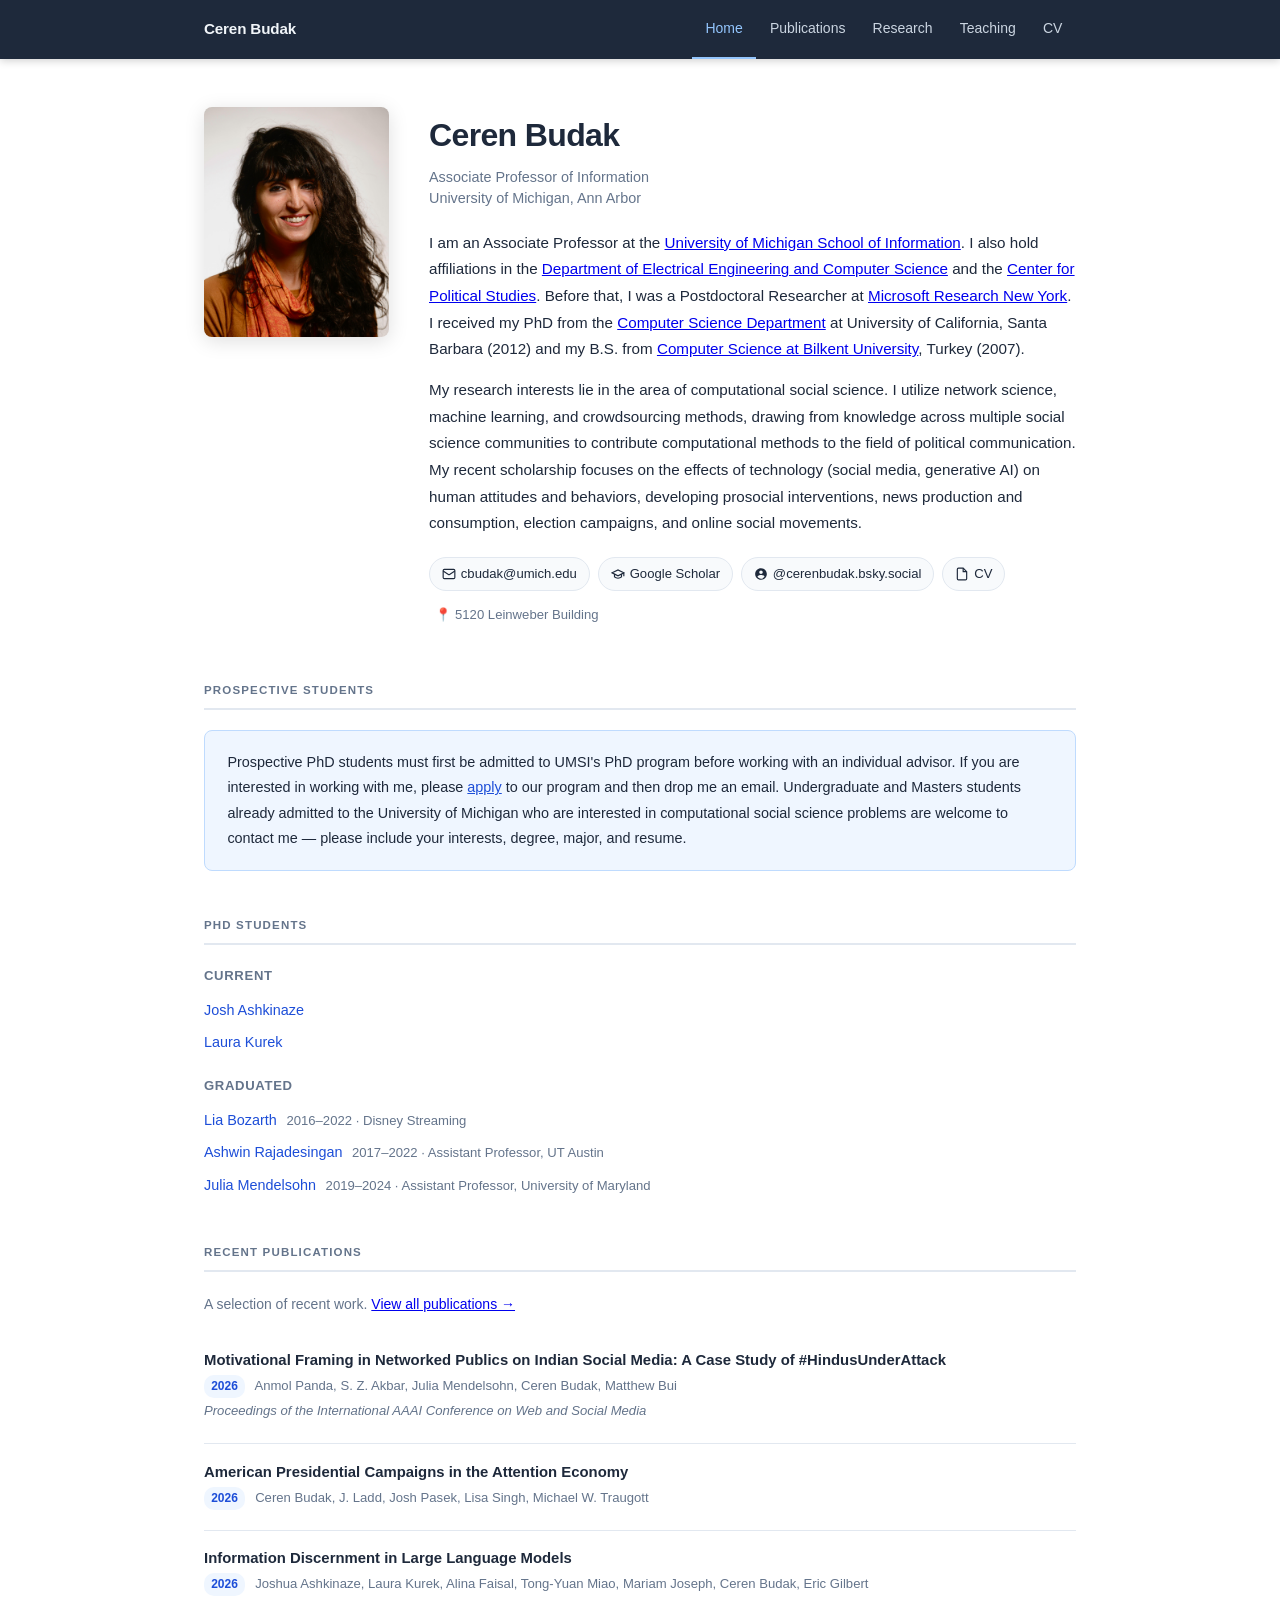
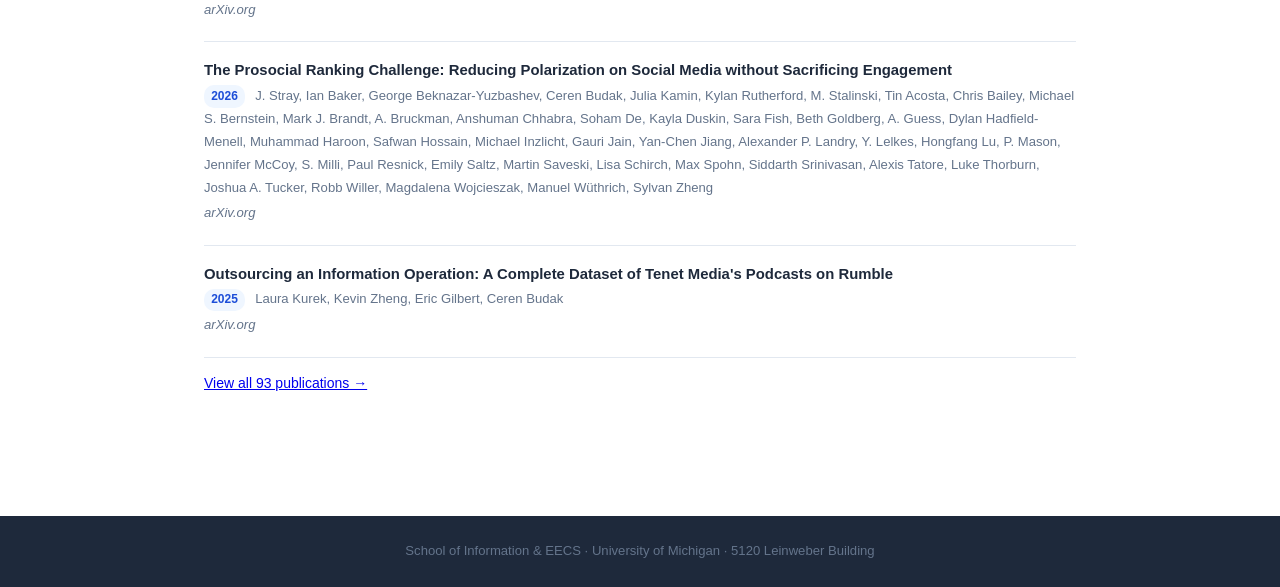
<file: index.html>
<!DOCTYPE html>
<html lang="en">
<head>
  <meta charset="UTF-8" />
  <meta name="viewport" content="width=device-width, initial-scale=1.0" />
  <title>Ceren Budak</title>
  <meta name="description" content="Ceren Budak — Associate Professor of Information and EECS at the University of Michigan. Computational social science, political communication, AI & society." />
  <link rel="stylesheet" href="style.css" />
</head>
<body>

<nav>
  <div class="nav-inner">
    <a class="nav-name" href="index.html">Ceren Budak</a>
    <ul>
      <li class="active"><a href="index.html">Home</a></li>
      <li><a href="publications.html">Publications</a></li>
      <li><a href="research.html">Research</a></li>
      <li><a href="teaching.html">Teaching</a></li>
      <li><a href="cv.pdf">CV</a></li>
    </ul>
  </div>
</nav>

<main>

  <!-- ── HERO ─────────────────────────────────────── -->
  <div class="hero">
    <div class="hero-photo">
      <img src="photo.jpg" alt="Ceren Budak" />
    </div>
    <div class="hero-text">
      <h1>Ceren Budak</h1>
      <p class="title">
        Associate Professor of Information<br>
        University of Michigan, Ann Arbor
      </p>

      <p>
        I am an Associate Professor at the
        <a href="https://www.si.umich.edu/">University of Michigan School of Information</a>.
        I also hold affiliations in the
        <a href="https://eecs.engin.umich.edu/">Department of Electrical Engineering and Computer Science</a>
        and the
        <a href="https://isr.umich.edu/cps/">Center for Political Studies</a>.
        Before that, I was a Postdoctoral Researcher at
        <a href="https://www.microsoft.com/en-us/research/lab/microsoft-research-new-york/">Microsoft Research New York</a>.
        I received my PhD from the
        <a href="http://www.cs.ucsb.edu">Computer Science Department</a>
        at University of California, Santa Barbara (2012) and my B.S. from
        <a href="http://cs.bilkent.edu.tr/">Computer Science at Bilkent University</a>, Turkey (2007).
      </p>

      <p>
        My research interests lie in the area of computational social science. I utilize network science,
        machine learning, and crowdsourcing methods, drawing from knowledge across multiple social science
        communities to contribute computational methods to the field of political communication. My recent
        scholarship focuses on the effects of technology (social media, generative AI) on human attitudes
        and behaviors, developing prosocial interventions, news production and consumption, election
        campaigns, and online social movements.
      </p>

      <div class="contact-links">
        <a href="mailto:cbudak@umich.edu">
          <svg width="14" height="14" viewBox="0 0 24 24" fill="none" stroke="currentColor" stroke-width="2"><rect x="2" y="4" width="20" height="16" rx="2"/><path d="m22 7-8.97 5.7a1.94 1.94 0 0 1-2.06 0L2 7"/></svg>
          cbudak@umich.edu
        </a>
        <a href="https://scholar.google.com/citations?user=wIhJS60AAAAJ" target="_blank" rel="noopener">
          <svg width="14" height="14" viewBox="0 0 24 24" fill="none" stroke="currentColor" stroke-width="2"><path d="M22 10v6M2 10l10-5 10 5-10 5z"/><path d="M6 12v5c3 3 9 3 12 0v-5"/></svg>
          Google Scholar
        </a>
        <a href="https://bsky.app/profile/cerenbudak.bsky.social" target="_blank" rel="noopener">
          <svg width="14" height="14" viewBox="0 0 24 24" fill="currentColor"><path d="M12 2C6.477 2 2 6.477 2 12s4.477 10 10 10 10-4.477 10-10S17.523 2 12 2zm0 4c1.5 0 3 1.5 3 3s-1.5 3-3 3-3-1.5-3-3 1.5-3 3-3zm0 14c-2.5 0-4.71-1.28-6-3.22.03-1.99 4-3.08 6-3.08 1.99 0 5.97 1.09 6 3.08-1.29 1.94-3.5 3.22-6 3.22z"/></svg>
          @cerenbudak.bsky.social
        </a>
        <a href="cv.pdf" target="_blank">
          <svg width="14" height="14" viewBox="0 0 24 24" fill="none" stroke="currentColor" stroke-width="2"><path d="M14 2H6a2 2 0 0 0-2 2v16a2 2 0 0 0 2 2h12a2 2 0 0 0 2-2V8z"/><polyline points="14 2 14 8 20 8"/></svg>
          CV
        </a>
        <span style="font-size:0.82rem;color:var(--text-muted);padding:0.3rem 0.4rem;">
          📍 5120 Leinweber Building
        </span>
      </div>
    </div>
  </div>

  <!-- ── PROSPECTIVE STUDENTS ──────────────────────── -->
  <section>
    <h2 class="section-heading">Prospective Students</h2>
    <div class="info-box">
      <p>
        Prospective PhD students must first be admitted to UMSI's PhD program before working with an
        individual advisor. If you are interested in working with me, please
        <a href="https://www.si.umich.edu/academics/admissions/phd-application-requirements">apply</a>
        to our program and then drop me an email.
        Undergraduate and Masters students already admitted to the University of Michigan who are
        interested in computational social science problems are welcome to contact me — please include
        your interests, degree, major, and resume.
      </p>
    </div>
  </section>

  <!-- ── PHD STUDENTS ─────────────────────────────── -->
  <section>
    <h2 class="section-heading">PhD Students</h2>

    <p style="font-size:0.82rem;font-weight:600;color:var(--text-muted);text-transform:uppercase;letter-spacing:0.05em;margin-bottom:0.6rem;">Current</p>
    <ul class="student-list">
      <li><a href="https://www.joshash.space/" target="_blank" rel="noopener">Josh Ashkinaze</a></li>
      <li><a href="https://laurakurek.github.io/" target="_blank" rel="noopener">Laura Kurek</a></li>
    </ul>

    <p style="font-size:0.82rem;font-weight:600;color:var(--text-muted);text-transform:uppercase;letter-spacing:0.05em;margin-top:1.25rem;margin-bottom:0.6rem;">Graduated</p>
    <ul class="student-list">
      <li>
        <a href="https://www.linkedin.com/in/lia-bozarth-697266140" target="_blank" rel="noopener">Lia Bozarth</a>
        <span class="student-meta">2016–2022 · Disney Streaming</span>
      </li>
      <li>
        <a href="https://ashwinrajadesingan.com/" target="_blank" rel="noopener">Ashwin Rajadesingan</a>
        <span class="student-meta">2017–2022 · Assistant Professor, UT Austin</span>
      </li>
      <li>
        <a href="https://juliamendelsohn.github.io/" target="_blank" rel="noopener">Julia Mendelsohn</a>
        <span class="student-meta">2019–2024 · Assistant Professor, University of Maryland</span>
      </li>
    </ul>
  </section>

  <!-- ── RECENT PUBLICATIONS ───────────────────────── -->
  <section>
    <h2 class="section-heading">Recent Publications</h2>
    <p style="font-size:0.875rem;color:var(--text-muted);margin-bottom:1rem;">
      A selection of recent work. <a href="publications.html">View all publications →</a>
    </p>
    <ul class="pub-list" id="recent-pubs">
      <li class="pub-item">
        <div class="pub-empty">
          <p>Publications loading… or <a href="publications.html">browse the full list</a>.</p>
        </div>
      </li>
    </ul>
  </section>

</main>

<footer>
  <p>School of Information &amp; EECS · University of Michigan · 5120 Leinweber Building</p>
</footer>

<script>
  // Show up to 5 most recent publications on home page
  fetch('publications.json')
    .then(r => r.json())
    .then(pubs => {
      if (!pubs || pubs.length === 0) return;
      // Sort newest first before slicing
      pubs.sort((a, b) => (parseInt(b.year) || 0) - (parseInt(a.year) || 0));
      const list = document.getElementById('recent-pubs');
      list.innerHTML = '';
      pubs.slice(0, 5).forEach(pub => {
        const li = document.createElement('li');
        li.className = 'pub-item';
        const link = pub.url
          ? `<a href="${pub.url}" target="_blank" rel="noopener">${pub.title}</a>`
          : pub.title;
        li.innerHTML = `
          <div class="pub-title">${link}</div>
          <div class="pub-meta">
            <span class="pub-year">${pub.year || ''}</span>
            <span>${pub.authors || ''}</span>
          </div>
          <div class="pub-meta pub-venue">${pub.venue || ''}</div>
        `;
        list.appendChild(li);
      });
      const more = document.createElement('li');
      more.style.cssText = 'padding:0.8rem 0;font-size:0.875rem;';
      more.innerHTML = `<a href="publications.html">View all ${pubs.length} publications →</a>`;
      list.appendChild(more);
    })
    .catch(() => {}); // silently fail if JSON not yet generated
</script>

</body>
</html>
</file>
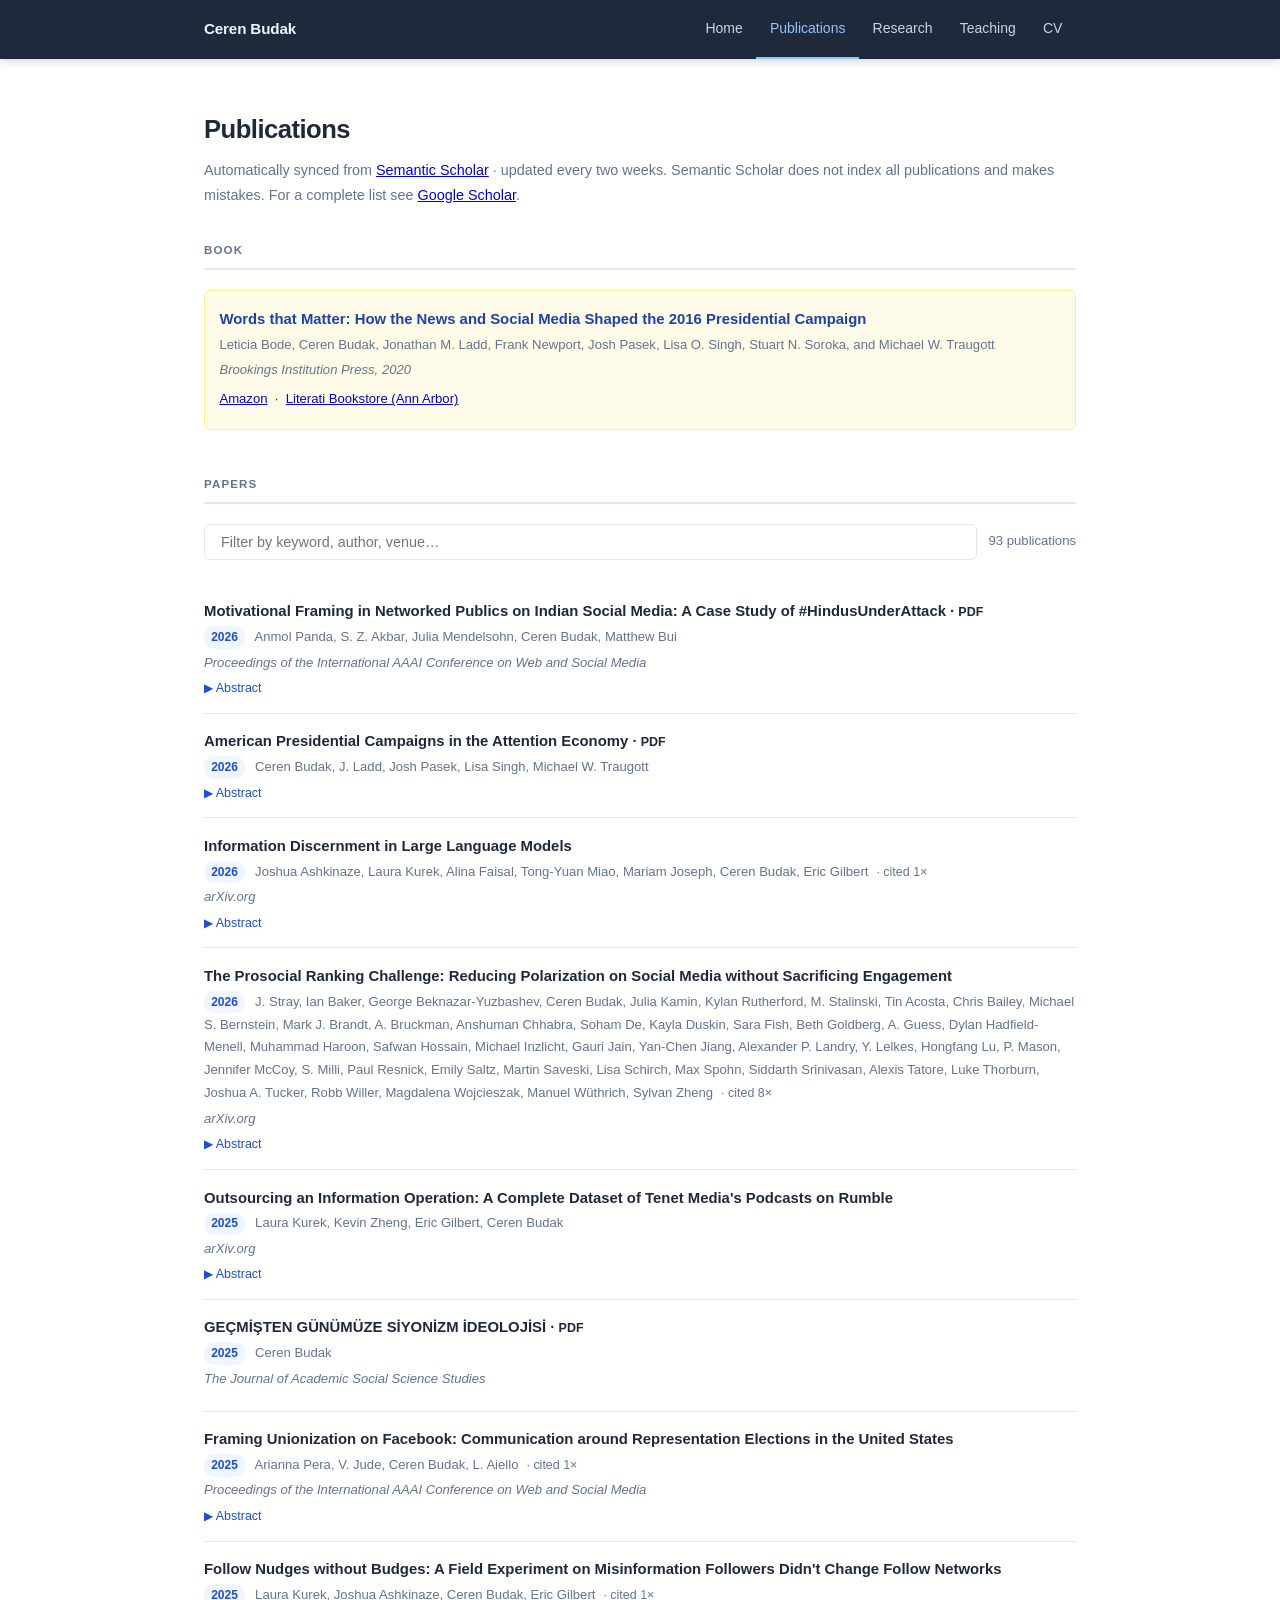
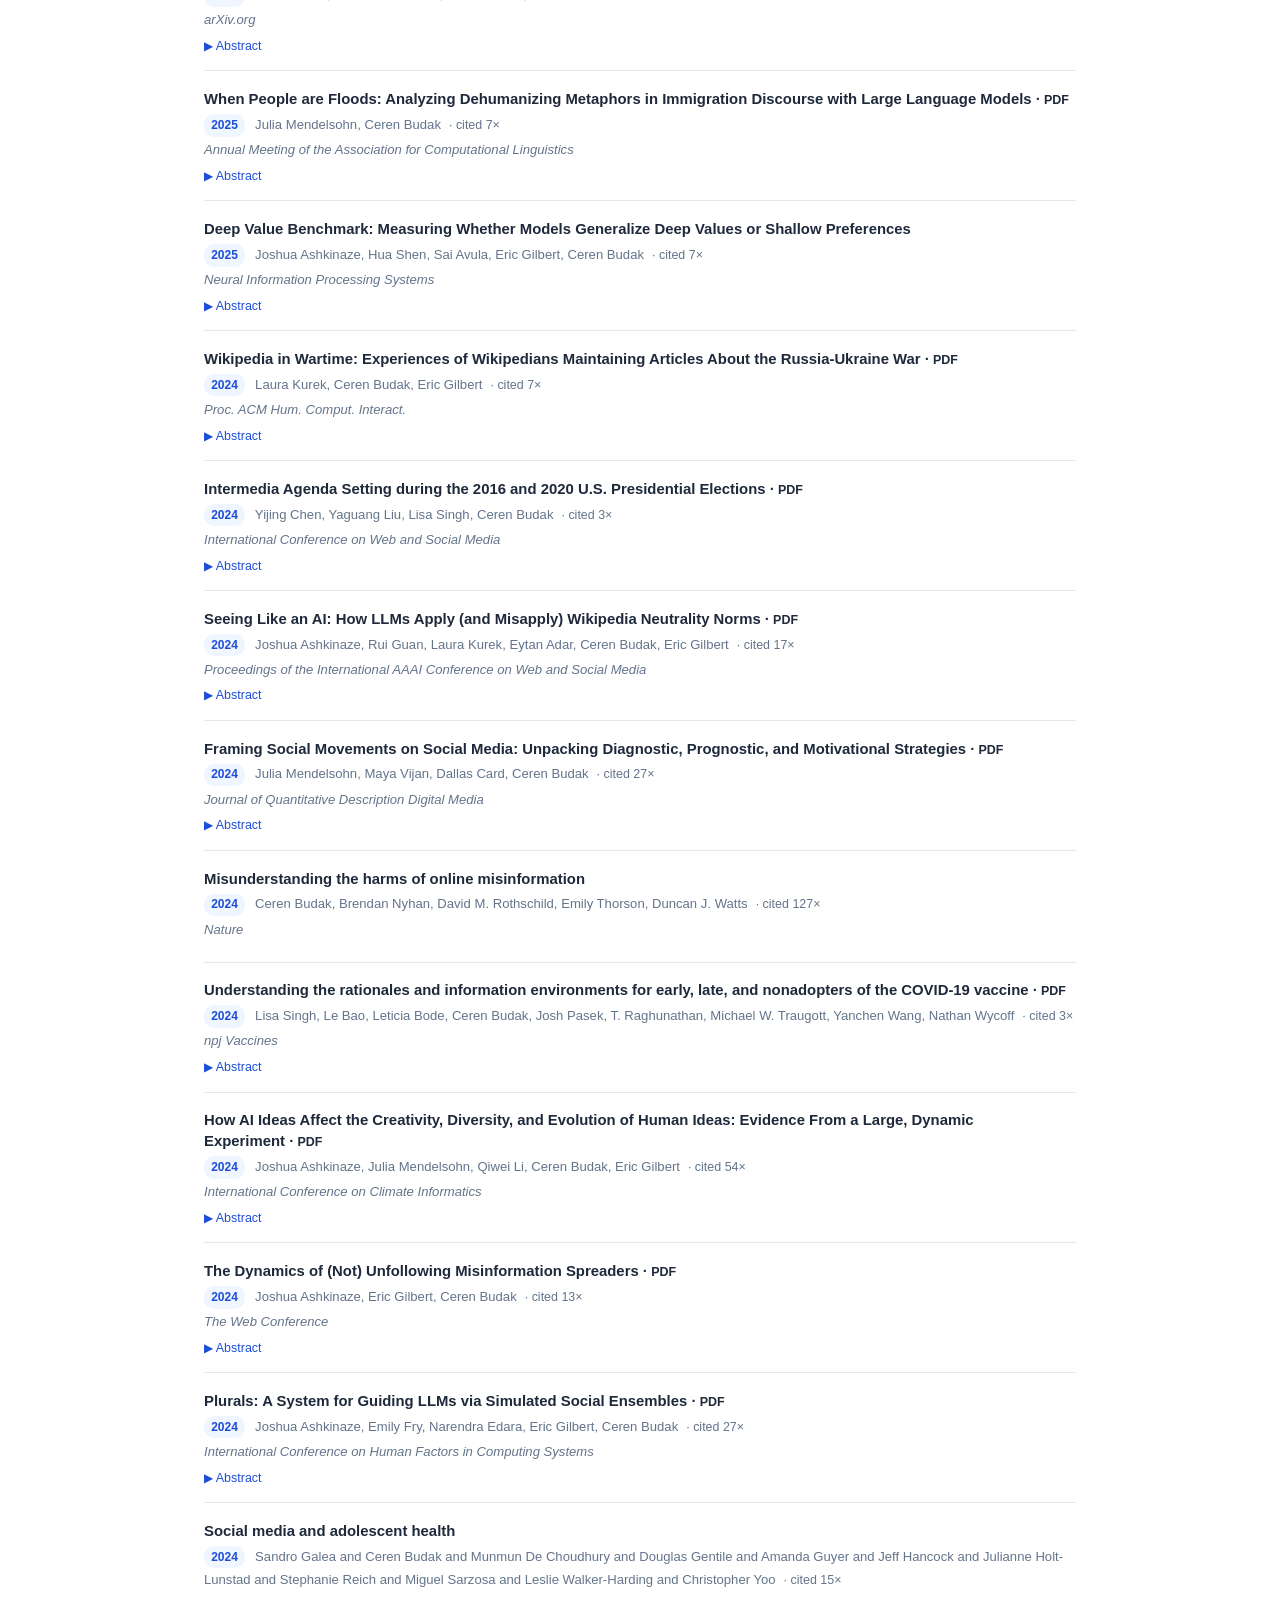
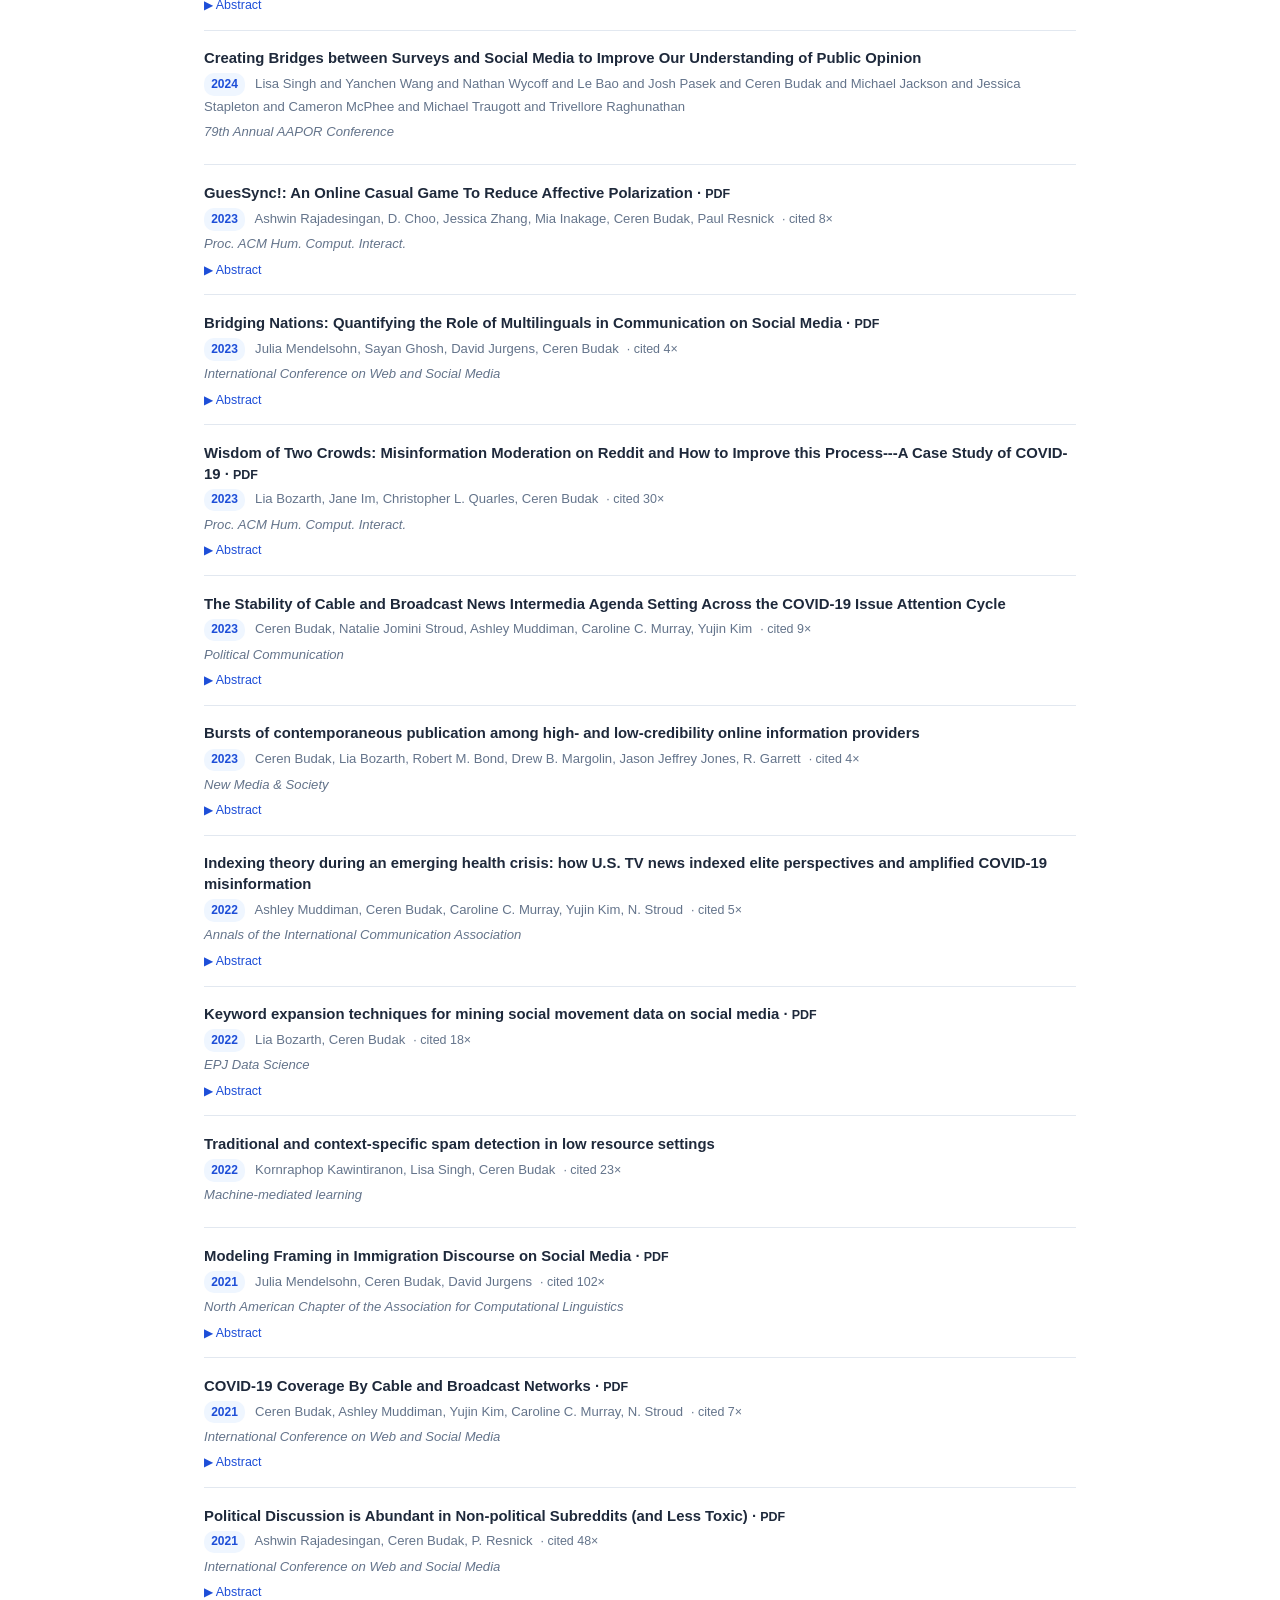
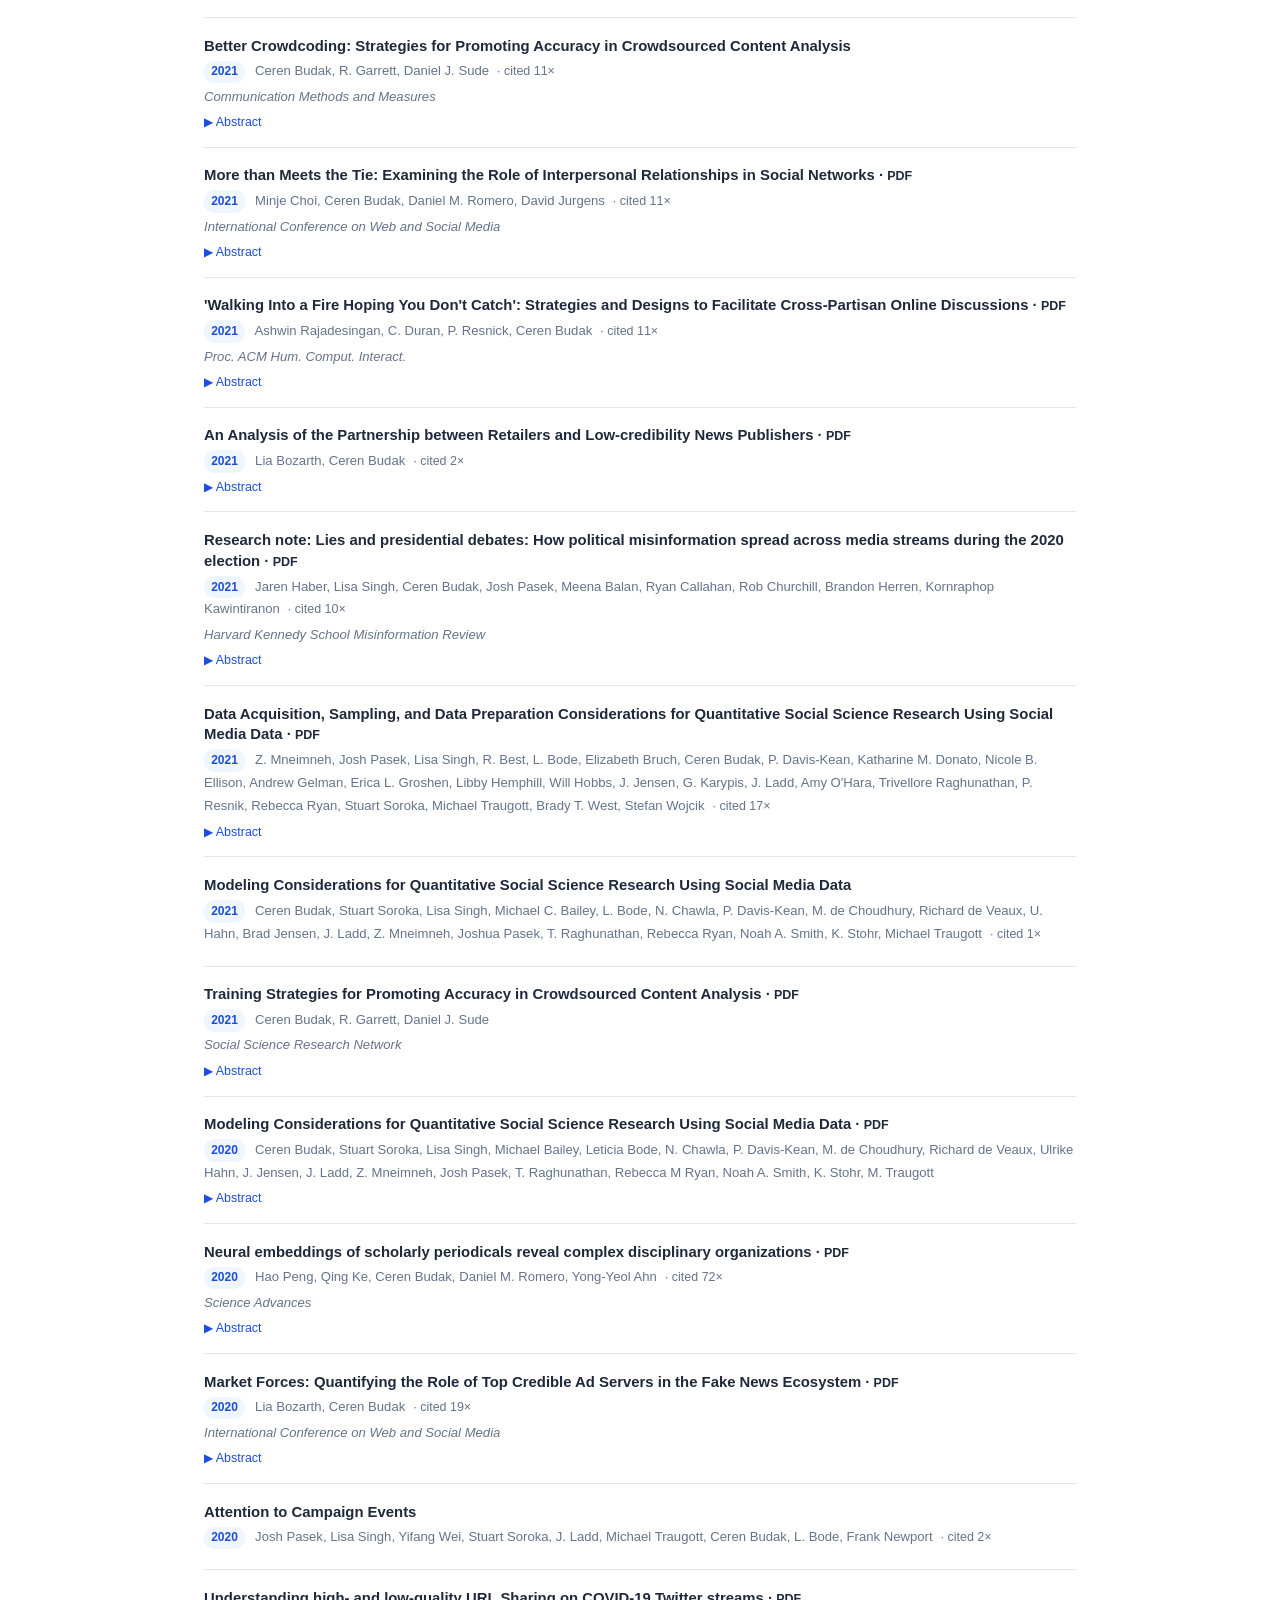
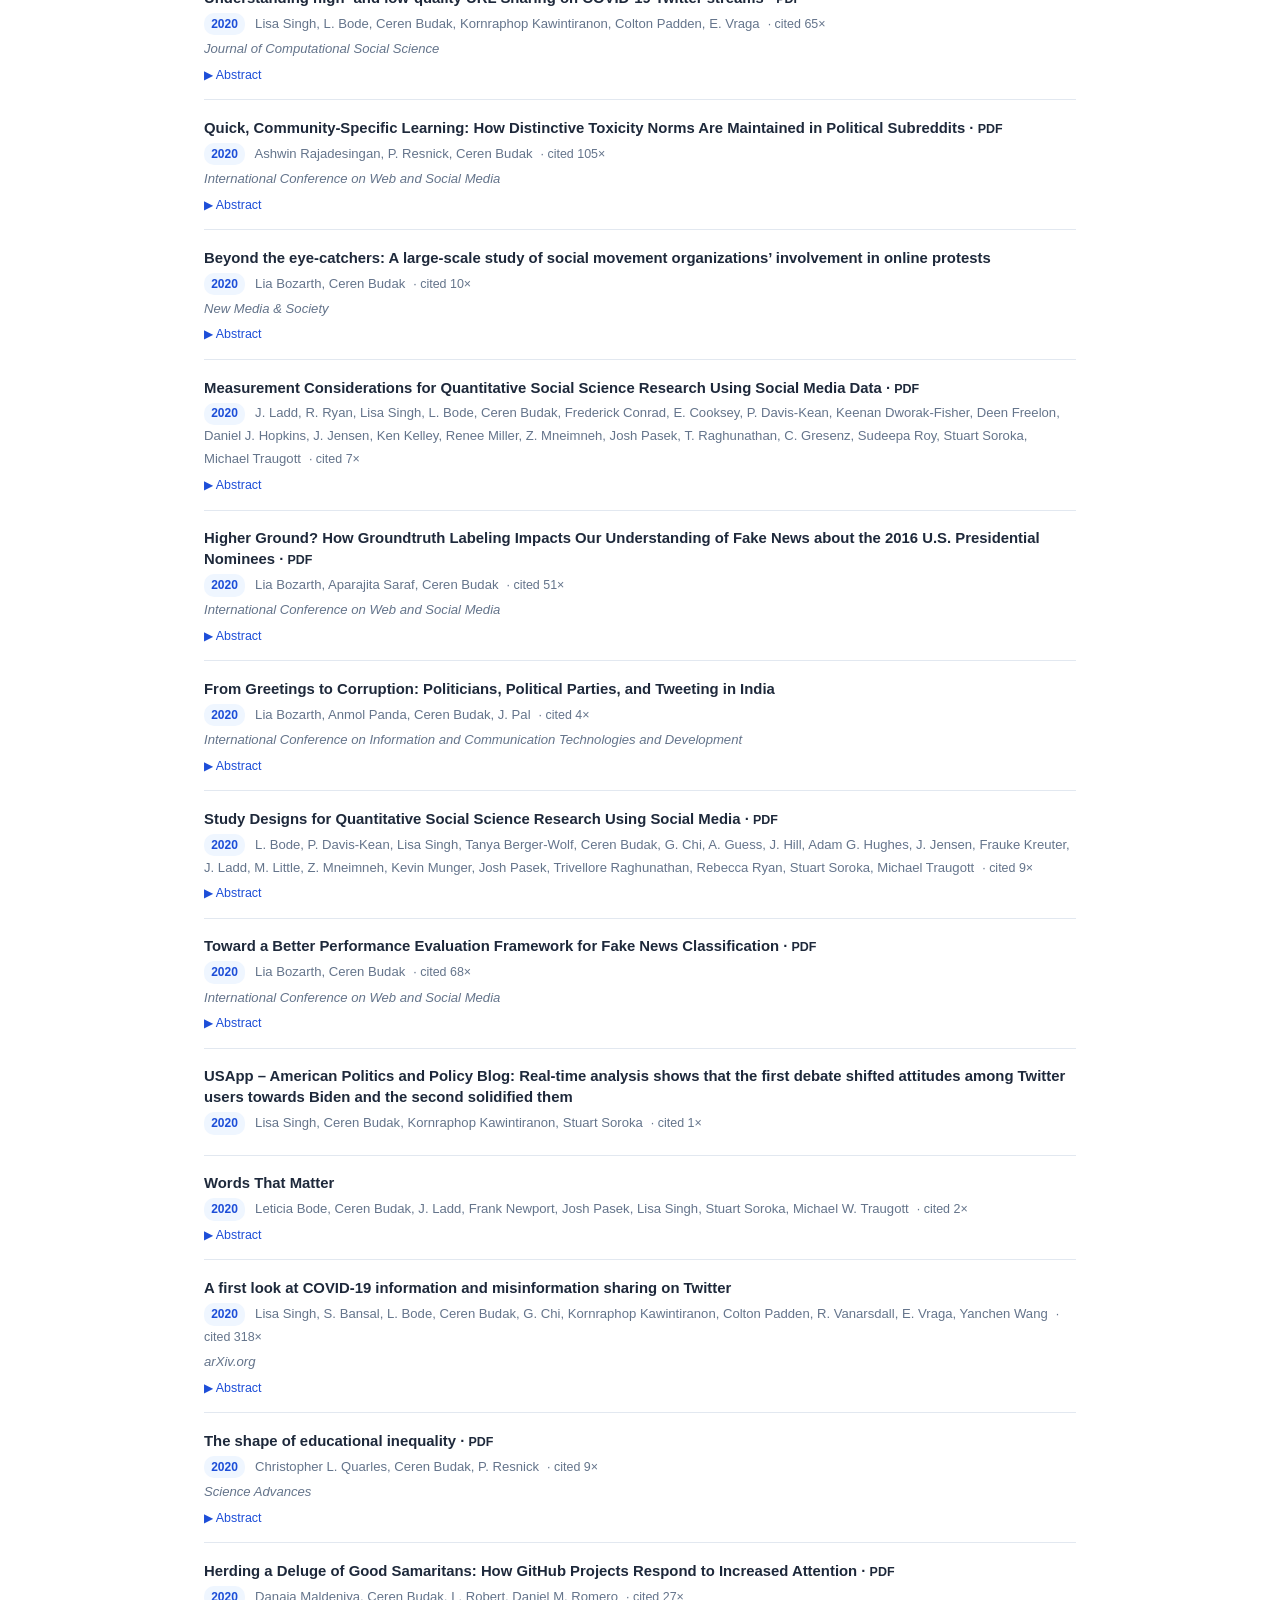
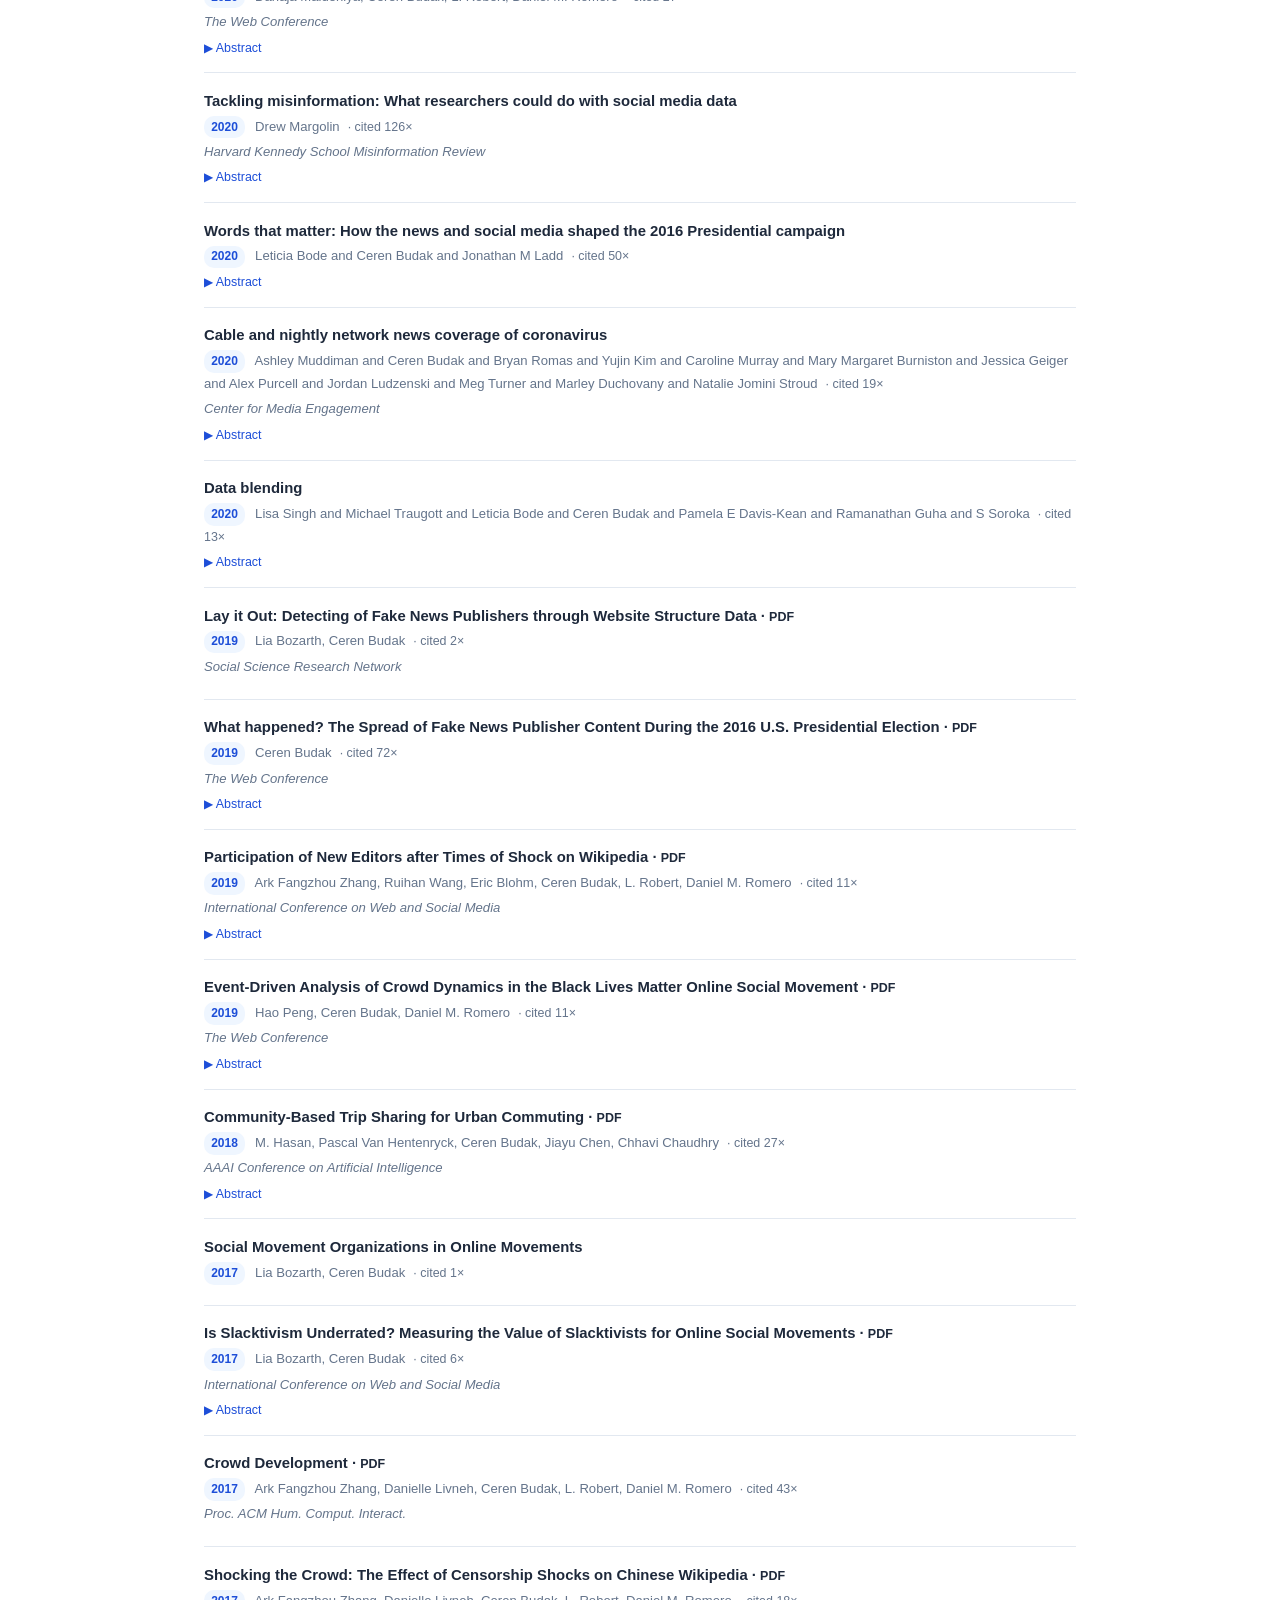
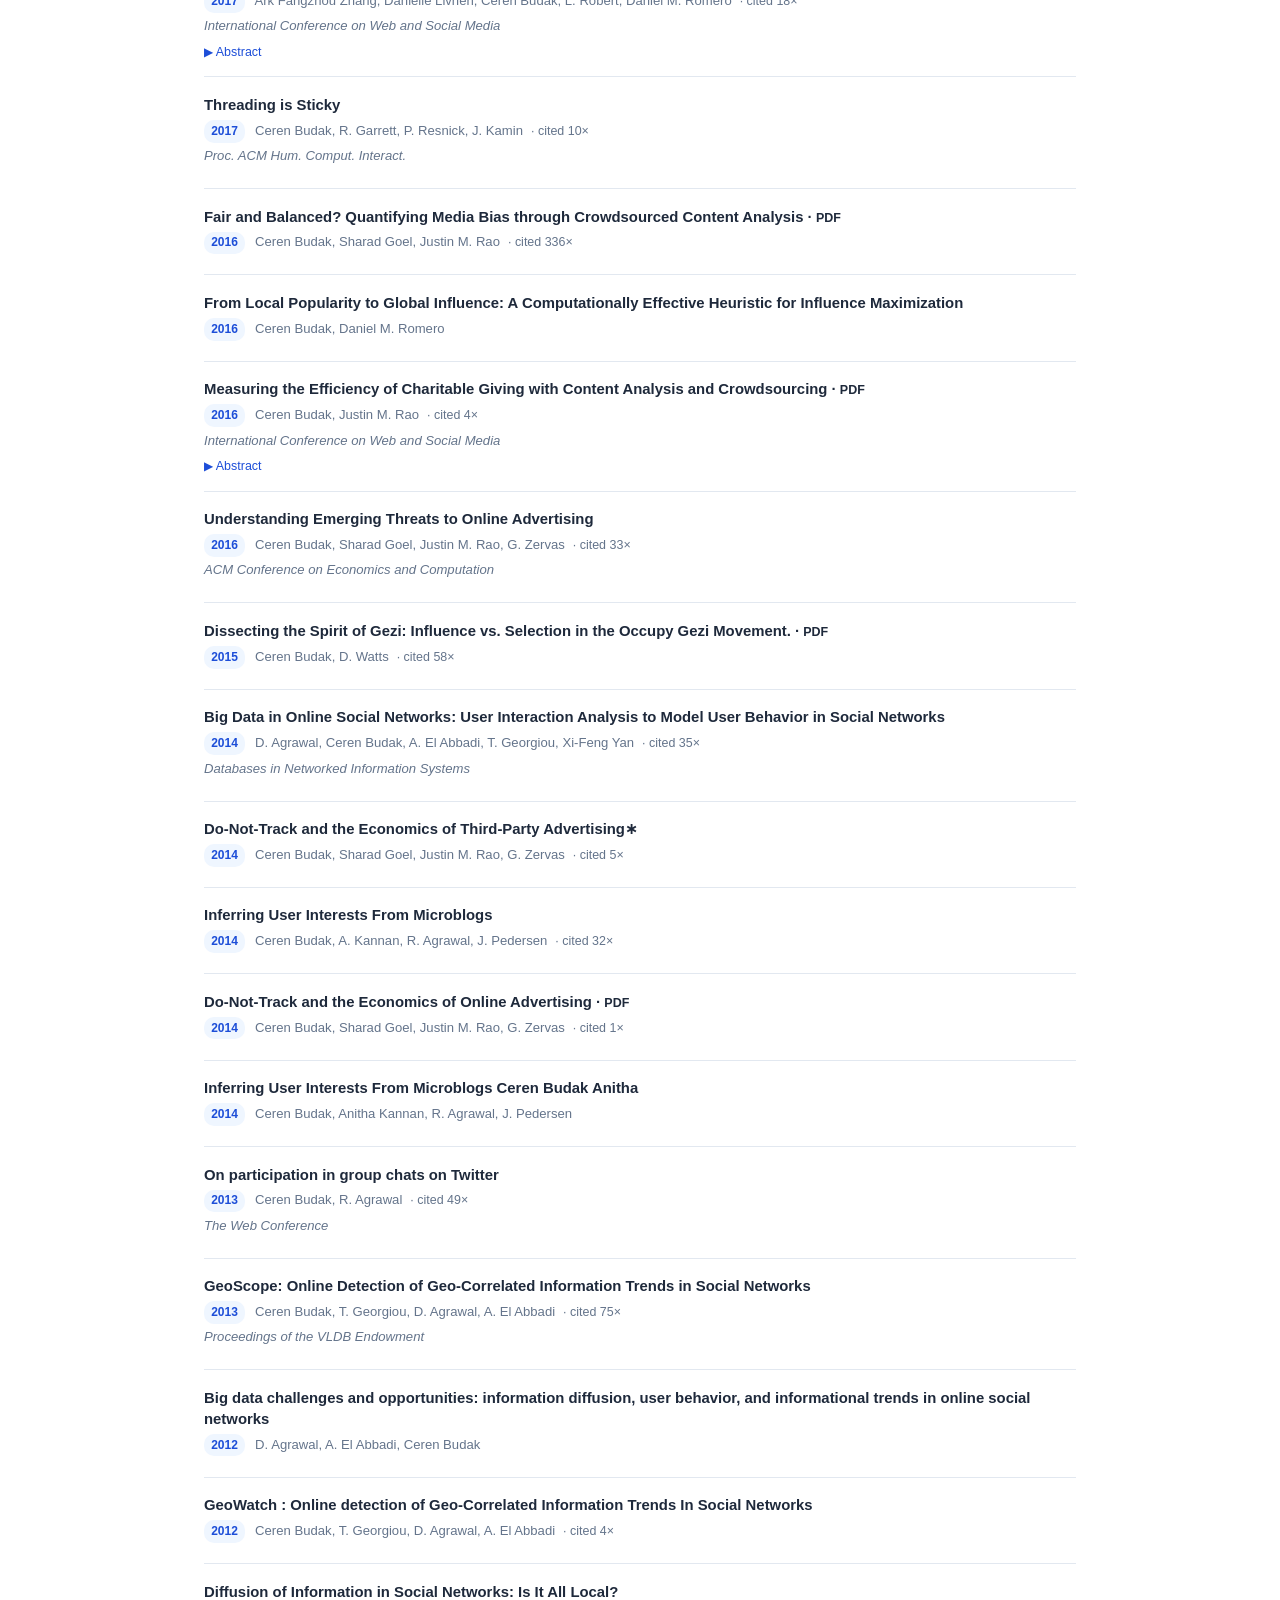
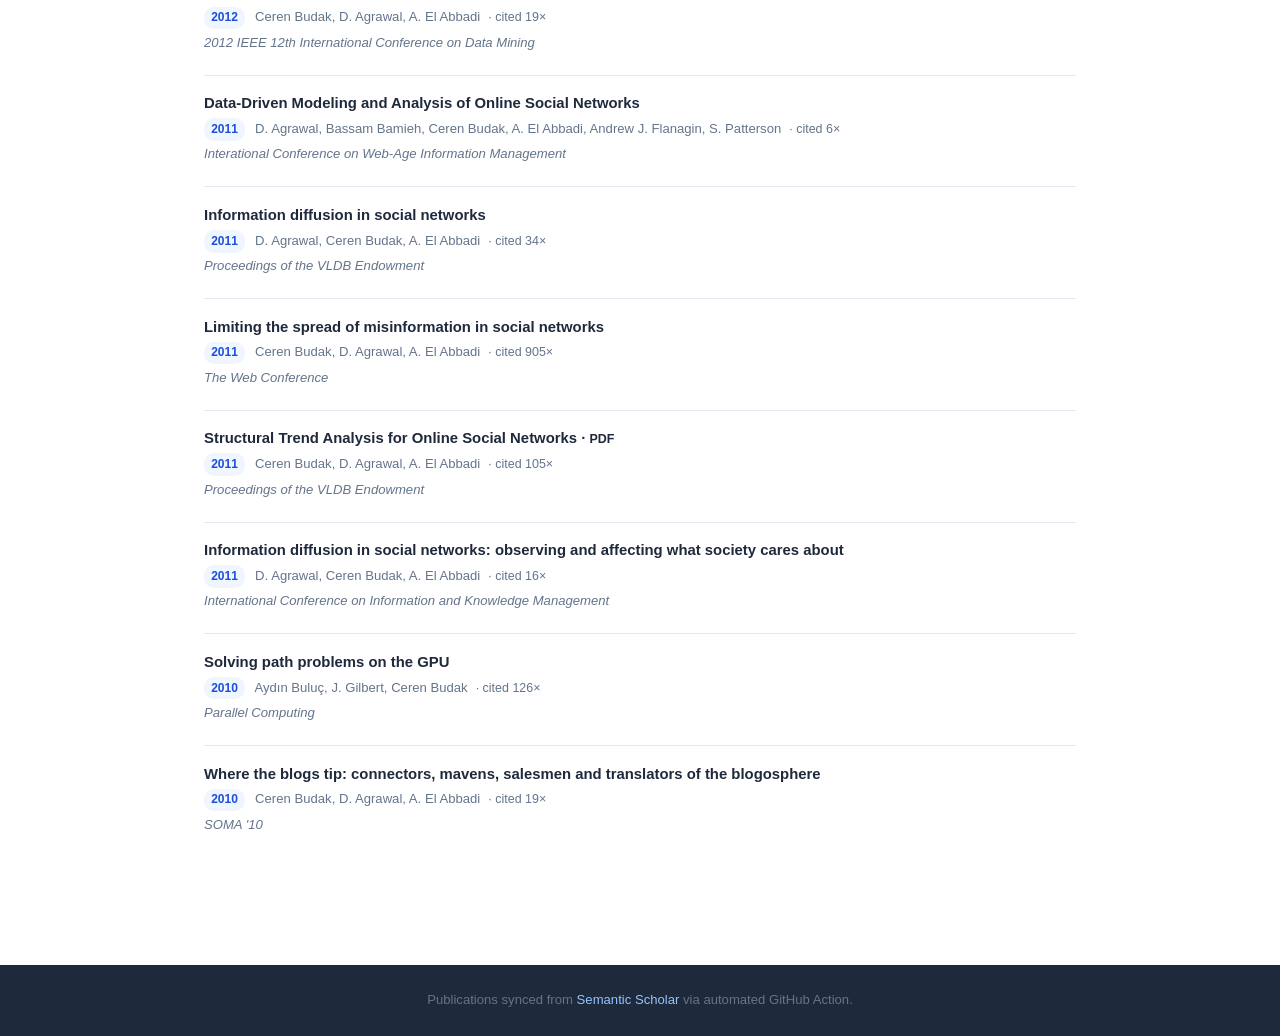
<file: publications.html>
<!DOCTYPE html>
<html lang="en">
<head>
  <meta charset="UTF-8" />
  <meta name="viewport" content="width=device-width, initial-scale=1.0" />
  <title>Publications — Ceren Budak</title>
  <link rel="stylesheet" href="style.css" />
</head>
<body>

<nav>
  <div class="nav-inner">
    <a class="nav-name" href="index.html">Ceren Budak</a>
    <ul>
      <li><a href="index.html">Home</a></li>
      <li class="active"><a href="publications.html">Publications</a></li>
      <li><a href="research.html">Research</a></li>
      <li><a href="teaching.html">Teaching</a></li>
      <li><a href="cv.pdf">CV</a></li>
    </ul>
  </div>
</nav>

<main>
  <h1 class="page-title">Publications</h1>
  <p class="page-subtitle">
    Automatically synced from
    <a href="https://www.semanticscholar.org/author/Ceren-Budak/1759771" target="_blank" rel="noopener">Semantic Scholar</a>
    · updated every two weeks. Semantic Scholar does not index all publications and makes mistakes. For a complete list see
    <a href="https://scholar.google.com/citations?user=wIhJS60AAAAJ" target="_blank" rel="noopener">Google Scholar</a>.
  </p>

  <!-- ── BOOK ─────────────────────────────────────── -->
  <section>
    <h2 class="section-heading">Book</h2>
    <ul class="pub-list">
      <li class="pub-item book">
        <div class="pub-title">
          <a href="https://www.brookings.edu/book/words-that-matter/" target="_blank" rel="noopener">
            Words that Matter: How the News and Social Media Shaped the 2016 Presidential Campaign
          </a>
        </div>
        <div class="pub-meta">
          Leticia Bode, Ceren Budak, Jonathan M. Ladd, Frank Newport, Josh Pasek, Lisa O. Singh,
          Stuart N. Soroka, and Michael W. Traugott
        </div>
        <div class="pub-meta pub-venue">Brookings Institution Press, 2020</div>
        <div style="margin-top:0.4rem;font-size:0.82rem;">
          <a href="https://www.amazon.com/Words-that-Matter-Presidential-Campaign/dp/0815731914/" target="_blank" rel="noopener">Amazon</a>
          &nbsp;·&nbsp;
          <a href="https://www.literatibookstore.com/book/9780815731917" target="_blank" rel="noopener">Literati Bookstore (Ann Arbor)</a>
        </div>
      </li>
    </ul>
  </section>

  <!-- ── PAPERS ────────────────────────────────────── -->
  <section>
    <h2 class="section-heading">Papers</h2>

    <div class="pub-controls">
      <input
        class="pub-search"
        type="search"
        id="pub-search"
        placeholder="Filter by keyword, author, venue…"
        aria-label="Search publications"
      />
      <span class="pub-count" id="pub-count"></span>
    </div>

    <ul class="pub-list" id="pub-list">
      <li>
        <div class="pub-empty" id="pub-loading">
          <p>Loading publications…</p>
        </div>
      </li>
    </ul>

    <div class="pub-empty" id="pub-fallback" style="display:none;">
      <p>
        Publications list is being generated. In the meantime, view the full list on
        <a href="https://scholar.google.com/citations?user=wIhJS60AAAAJ" target="_blank" rel="noopener">Google Scholar</a>.
      </p>
    </div>
  </section>
</main>

<footer>
  <p>
    Publications synced from <a href="https://www.semanticscholar.org/author/Ceren-Budak/1759771" target="_blank" rel="noopener">Semantic Scholar</a>
    via automated GitHub Action.
  </p>
</footer>

<script>
let allPubs = [];

function highlight(text, query) {
  if (!query || !text) return text || '';
  const escaped = query.replace(/[.*+?^${}()|[\]\\]/g, '\\$&');
  return text.replace(new RegExp(`(${escaped})`, 'gi'), '<mark style="background:#fef08a;border-radius:2px;">$1</mark>');
}

function renderPubs(pubs, query) {
  const list = document.getElementById('pub-list');
  const countEl = document.getElementById('pub-count');

  if (pubs.length === 0) {
    list.innerHTML = '<li><div class="pub-empty"><p>No publications match your search.</p></div></li>';
    countEl.textContent = '0 results';
    return;
  }

  countEl.textContent = `${pubs.length} publication${pubs.length !== 1 ? 's' : ''}`;

  list.innerHTML = pubs.map((pub, i) => {
    const titleText = highlight(pub.title || 'Untitled', query);
    const titleHtml = pub.url
      ? `<a href="${pub.url}" target="_blank" rel="noopener">${titleText}</a>`
      : titleText;

    const authorsText = highlight(pub.authors || '', query);
    const venueText   = highlight(pub.venue   || '', query);
    const absText     = pub.abstract ? highlight(pub.abstract, query) : '';

    const citations = pub.citations > 0
      ? `<span class="pub-citations">· cited ${pub.citations}×</span>`
      : '';

    const abstractSection = absText
      ? `<button class="pub-abstract-btn" onclick="toggleAbstract(this)" aria-expanded="false">▶ Abstract</button>
         <div class="pub-abstract">${absText}</div>`
      : '';

    const eprintLink = pub.eprint_url
      ? `&nbsp;·&nbsp;<a href="${pub.eprint_url}" target="_blank" rel="noopener" style="font-size:0.78rem;">PDF</a>`
      : '';

    return `
      <li class="pub-item" data-index="${i}">
        <div class="pub-title">${titleHtml}${eprintLink}</div>
        <div class="pub-meta">
          <span class="pub-year">${pub.year || '—'}</span>
          ${authorsText}${citations}
        </div>
        <div class="pub-meta pub-venue">${venueText}</div>
        ${abstractSection}
      </li>`;
  }).join('');
}

function toggleAbstract(btn) {
  const abs = btn.nextElementSibling;
  const open = abs.classList.toggle('open');
  btn.textContent = open ? '▼ Abstract' : '▶ Abstract';
  btn.setAttribute('aria-expanded', open);
}

function filterPubs(query) {
  if (!query.trim()) return renderPubs(allPubs, '');
  const q = query.toLowerCase();
  const filtered = allPubs.filter(pub =>
    [pub.title, pub.authors, pub.venue, pub.abstract].join(' ').toLowerCase().includes(q)
  );
  renderPubs(filtered, query);
}

// Load publications
fetch('publications.json')
  .then(r => { if (!r.ok) throw new Error('not found'); return r.json(); })
  .then(pubs => {
    document.getElementById('pub-loading').style.display = 'none';
    if (!pubs || pubs.length === 0) {
      document.getElementById('pub-fallback').style.display = 'block';
      return;
    }
    // Sort newest first
    pubs.sort((a, b) => (parseInt(b.year) || 0) - (parseInt(a.year) || 0));
    allPubs = pubs;
    renderPubs(allPubs, '');

    const search = document.getElementById('pub-search');
    search.addEventListener('input', e => filterPubs(e.target.value));
  })
  .catch(() => {
    document.getElementById('pub-loading').style.display = 'none';
    document.getElementById('pub-fallback').style.display = 'block';
  });
</script>

</body>
</html>
</file>
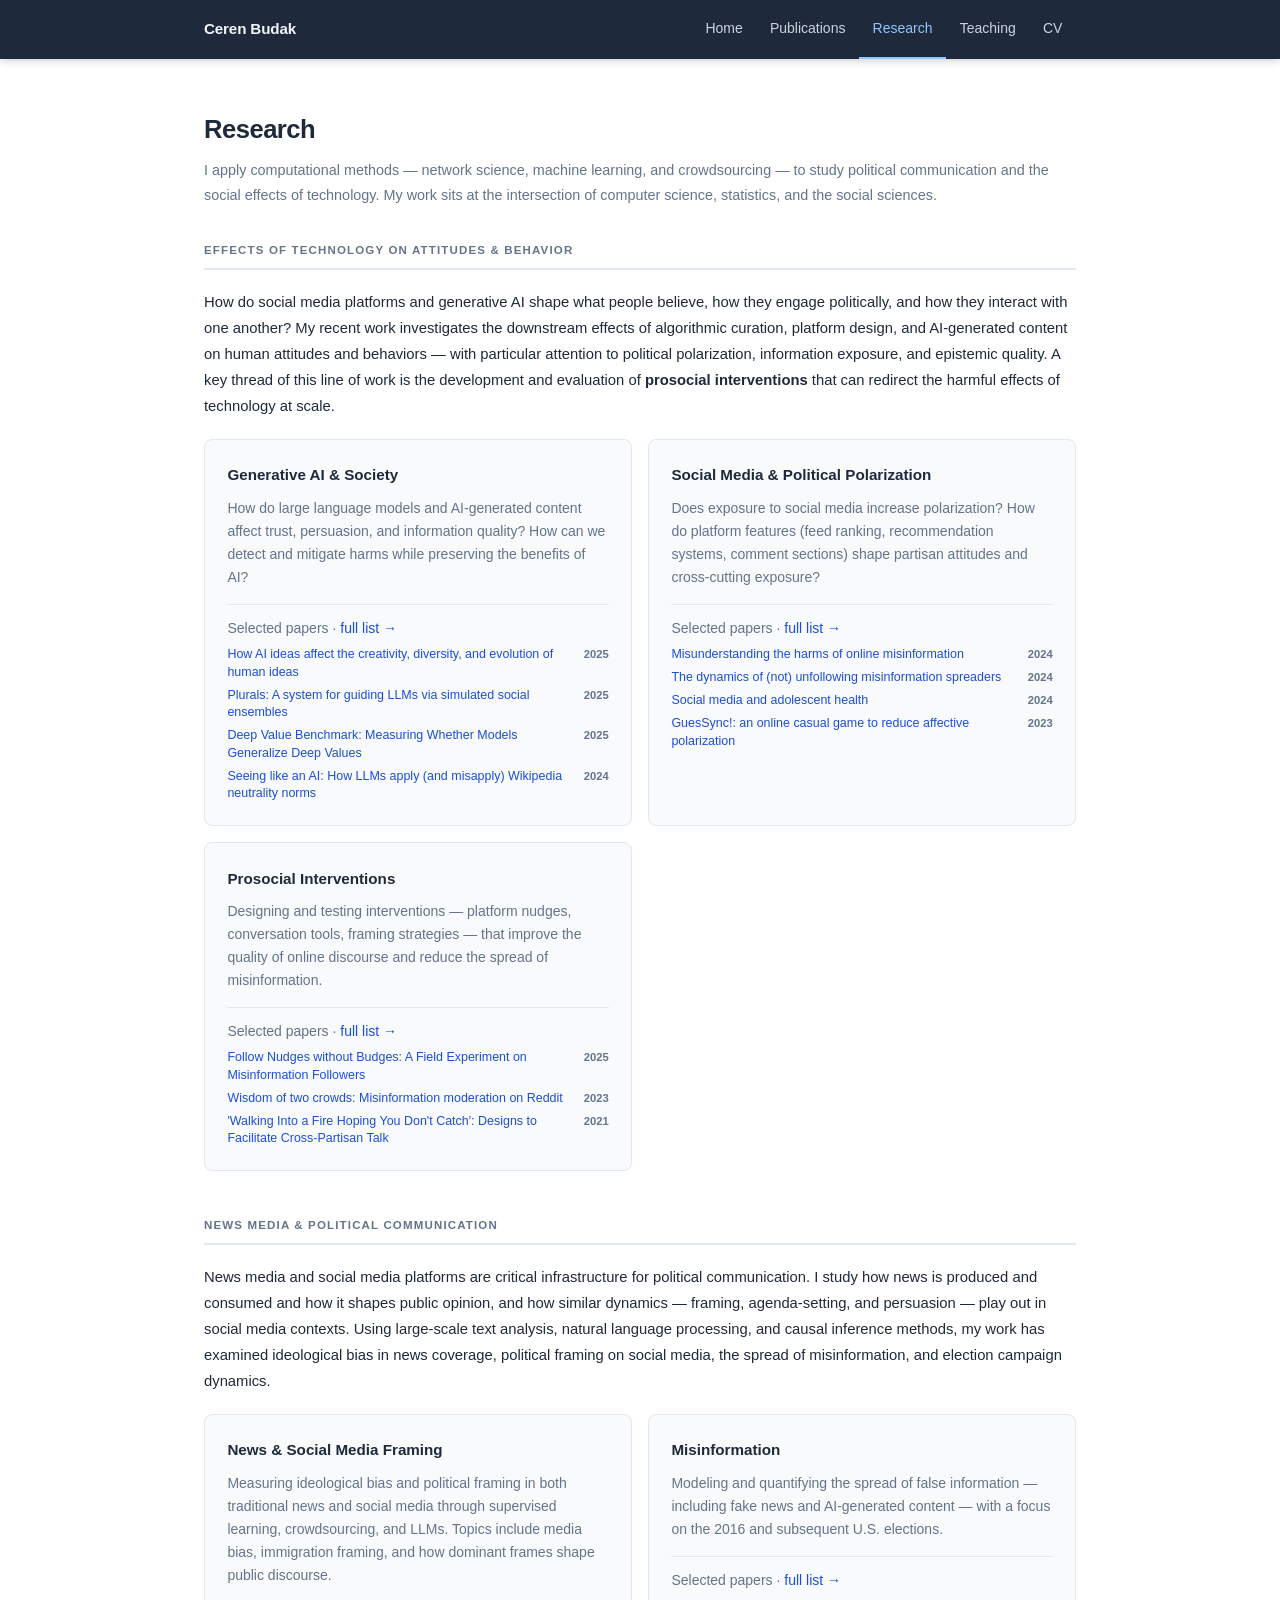
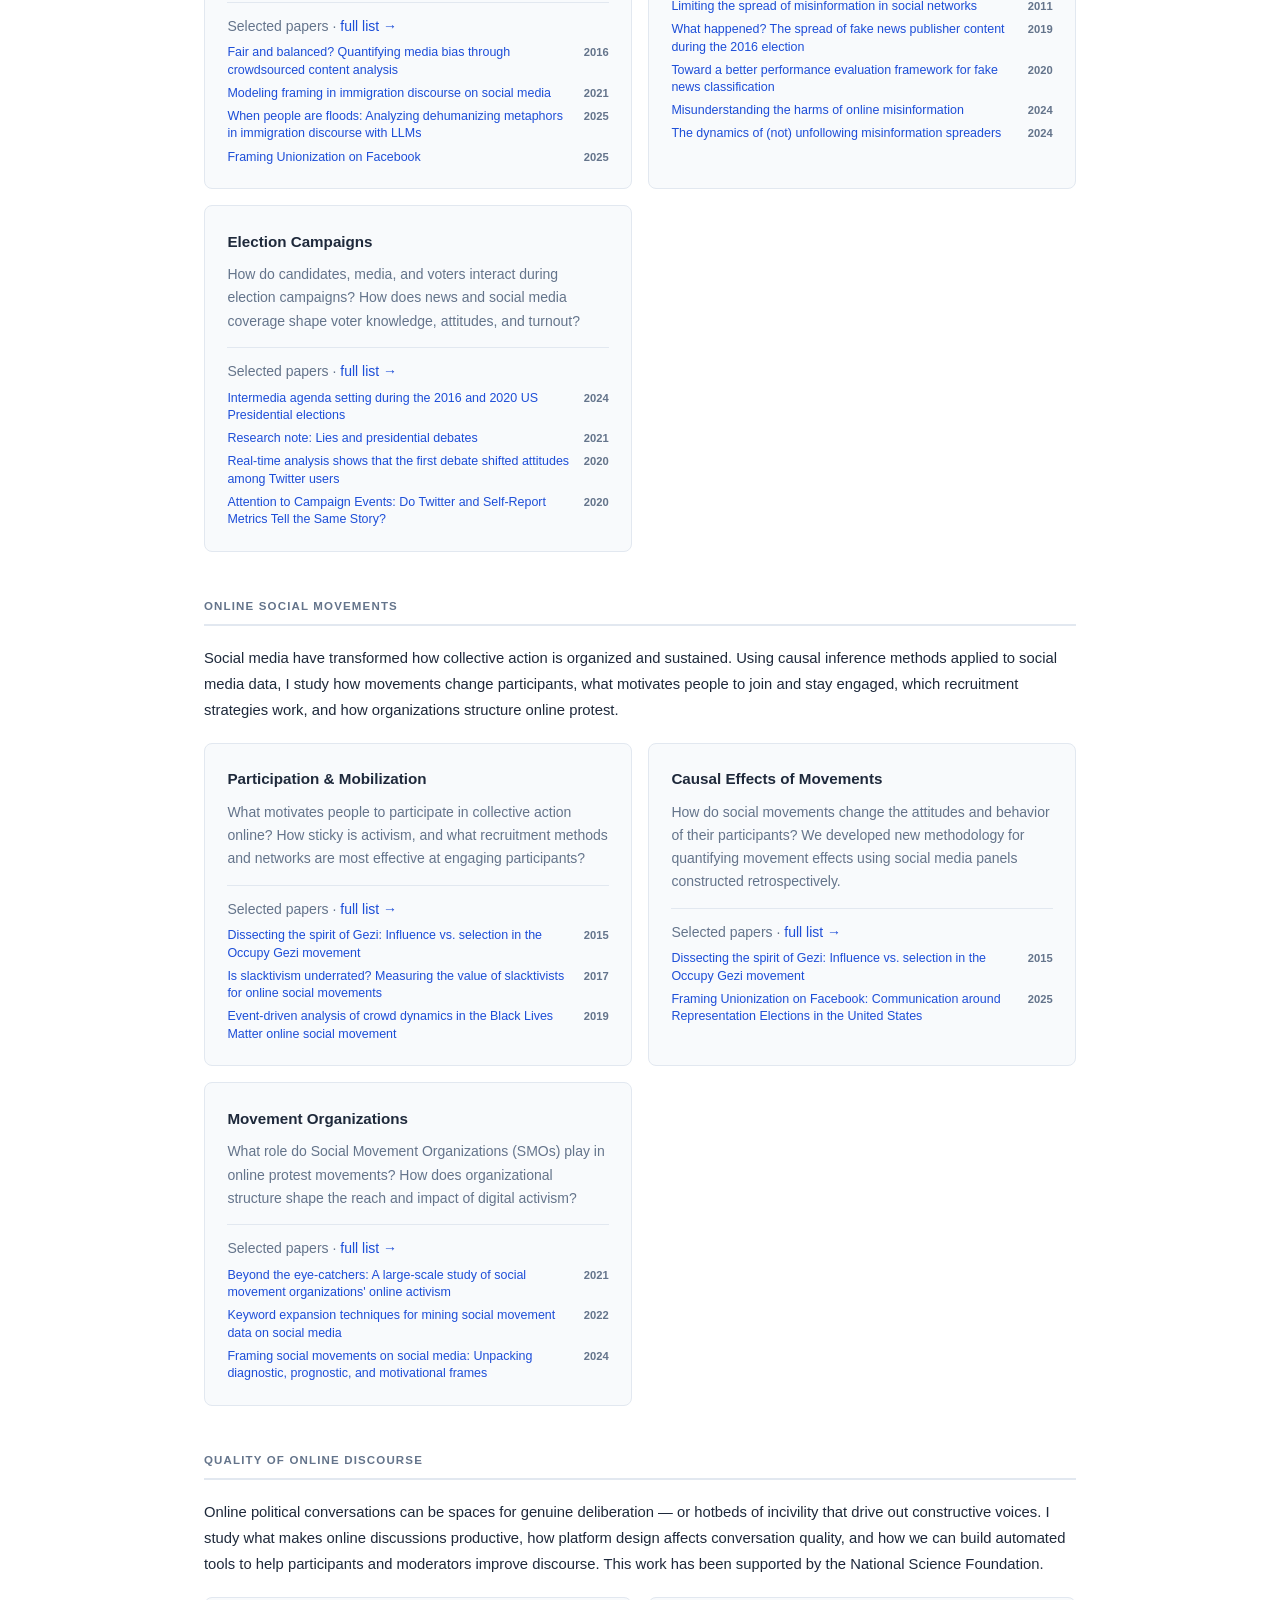
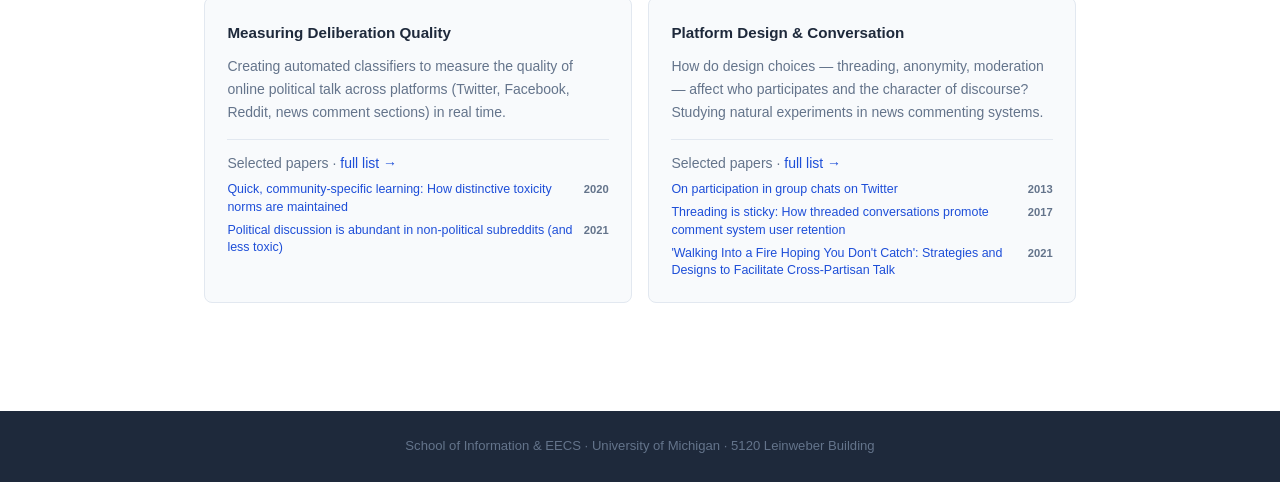
<file: research.html>
<!DOCTYPE html>
<html lang="en">
<head>
  <meta charset="UTF-8" />
  <meta name="viewport" content="width=device-width, initial-scale=1.0" />
  <title>Research — Ceren Budak</title>
  <link rel="stylesheet" href="style.css" />
</head>
<body>

<nav>
  <div class="nav-inner">
    <a class="nav-name" href="index.html">Ceren Budak</a>
    <ul>
      <li><a href="index.html">Home</a></li>
      <li><a href="publications.html">Publications</a></li>
      <li class="active"><a href="research.html">Research</a></li>
      <li><a href="teaching.html">Teaching</a></li>
      <li><a href="cv.pdf">CV</a></li>
    </ul>
  </div>
</nav>

<main>
  <h1 class="page-title">Research</h1>
  <p class="page-subtitle">
    I apply computational methods — network science, machine learning, and crowdsourcing — to
    study political communication and the social effects of technology.
    My work sits at the intersection of computer science, statistics, and the social sciences.
  </p>

  <!-- ── AREA 1 ─────────────────────────────────────── -->
  <section>
    <h2 class="section-heading">Effects of Technology on Attitudes &amp; Behavior</h2>
    <p style="font-size:0.925rem; margin-bottom:1.2rem;">
      How do social media platforms and generative AI shape what people believe, how they engage
      politically, and how they interact with one another? My recent work investigates the downstream
      effects of algorithmic curation, platform design, and AI-generated content on human attitudes
      and behaviors — with particular attention to political polarization, information exposure, and
      epistemic quality. A key thread of this line of work is the development and evaluation of
      <strong>prosocial interventions</strong> that can redirect the harmful effects of technology
      at scale.
    </p>
    <div class="research-grid">
      <div class="research-card">
        <h3>Generative AI &amp; Society</h3>
        <p>How do large language models and AI-generated content affect trust, persuasion, and information
        quality? How can we detect and mitigate harms while preserving the benefits of AI?</p>
        <p class="card-papers-header">Selected papers · <a href="publications.html">full list →</a></p>
        <ul class="card-papers">
          <li><a href="https://dl.acm.org/doi/abs/10.1145/3715928.3737481" target="_blank" rel="noopener">How AI ideas affect the creativity, diversity, and evolution of human ideas</a> <span class="card-year">2025</span></li>
          <li><a href="https://dl.acm.org/doi/abs/10.1145/3706598.3713675" target="_blank" rel="noopener">Plurals: A system for guiding LLMs via simulated social ensembles</a> <span class="card-year">2025</span></li>
          <li><a href="https://arxiv.org/abs/2511.02109" target="_blank" rel="noopener">Deep Value Benchmark: Measuring Whether Models Generalize Deep Values</a> <span class="card-year">2025</span></li>
          <li><a href="https://arxiv.org/abs/2407.04183" target="_blank" rel="noopener">Seeing like an AI: How LLMs apply (and misapply) Wikipedia neutrality norms</a> <span class="card-year">2024</span></li>
        </ul>
      </div>
      <div class="research-card">
        <h3>Social Media &amp; Political Polarization</h3>
        <p>Does exposure to social media increase polarization? How do platform features (feed ranking,
        recommendation systems, comment sections) shape partisan attitudes and cross-cutting exposure?</p>
        <p class="card-papers-header">Selected papers · <a href="publications.html">full list →</a></p>
        <ul class="card-papers">
          <li><a href="https://www.nature.com/articles/s41586-024-07417-w" target="_blank" rel="noopener">Misunderstanding the harms of online misinformation</a> <span class="card-year">2024</span></li>
          <li><a href="https://dl.acm.org/doi/abs/10.1145/3589334.3645445" target="_blank" rel="noopener">The dynamics of (not) unfollowing misinformation spreaders</a> <span class="card-year">2024</span></li>
          <li><a href="https://scholar.google.com/scholar?cluster=15761629889753393457" target="_blank" rel="noopener">Social media and adolescent health</a> <span class="card-year">2024</span></li>
          <li><a href="https://dl.acm.org/doi/abs/10.1145/3610190" target="_blank" rel="noopener">GuesSync!: an online casual game to reduce affective polarization</a> <span class="card-year">2023</span></li>
        </ul>
      </div>
      <div class="research-card">
        <h3>Prosocial Interventions</h3>
        <p>Designing and testing interventions — platform nudges, conversation tools, framing strategies —
        that improve the quality of online discourse and reduce the spread of misinformation.</p>
        <p class="card-papers-header">Selected papers · <a href="publications.html">full list →</a></p>
        <ul class="card-papers">
          <li><a href="https://arxiv.org/abs/2512.13643" target="_blank" rel="noopener">Follow Nudges without Budges: A Field Experiment on Misinformation Followers</a> <span class="card-year">2025</span></li>
          <li><a href="https://dl.acm.org/doi/abs/10.1145/3579631" target="_blank" rel="noopener">Wisdom of two crowds: Misinformation moderation on Reddit</a> <span class="card-year">2023</span></li>
          <li><a href="https://dl.acm.org/doi/abs/10.1145/3479537" target="_blank" rel="noopener">'Walking Into a Fire Hoping You Don't Catch': Designs to Facilitate Cross-Partisan Talk</a> <span class="card-year">2021</span></li>
        </ul>
      </div>
    </div>
  </section>

  <!-- ── AREA 2 ─────────────────────────────────────── -->
  <section>
    <h2 class="section-heading">News Media &amp; Political Communication</h2>
    <p style="font-size:0.925rem; margin-bottom:1.2rem;">
      News media and social media platforms are critical infrastructure for political communication.
      I study how news is produced and consumed and how it shapes public opinion, and how similar
      dynamics — framing, agenda-setting, and persuasion — play out in social media contexts.
      Using large-scale text analysis, natural language processing, and causal inference methods,
      my work has examined ideological bias in news coverage, political framing on social media,
      the spread of misinformation, and election campaign dynamics.
    </p>
    <div class="research-grid">
      <div class="research-card">
        <h3>News &amp; Social Media Framing</h3>
        <p>Measuring ideological bias and political framing in both traditional news and social media
        through supervised learning, crowdsourcing, and LLMs. Topics include media bias, immigration
        framing, and how dominant frames shape public discourse.</p>
        <p class="card-papers-header">Selected papers · <a href="publications.html">full list →</a></p>
        <ul class="card-papers">
          <li><a href="https://academic.oup.com/poq/article-abstract/80/S1/250/2223443" target="_blank" rel="noopener">Fair and balanced? Quantifying media bias through crowdsourced content analysis</a> <span class="card-year">2016</span></li>
          <li><a href="https://aclanthology.org/2021.naacl-main.179/" target="_blank" rel="noopener">Modeling framing in immigration discourse on social media</a> <span class="card-year">2021</span></li>
          <li><a href="https://aclanthology.org/2025.acl-long.398/" target="_blank" rel="noopener">When people are floods: Analyzing dehumanizing metaphors in immigration discourse with LLMs</a> <span class="card-year">2025</span></li>
          <li><a href="https://arxiv.org/abs/2510.01757" target="_blank" rel="noopener">Framing Unionization on Facebook</a> <span class="card-year">2025</span></li>
        </ul>
      </div>
      <div class="research-card">
        <h3>Misinformation</h3>
        <p>Modeling and quantifying the spread of false information — including fake news and
        AI-generated content — with a focus on the 2016 and subsequent U.S. elections.</p>
        <p class="card-papers-header">Selected papers · <a href="publications.html">full list →</a></p>
        <ul class="card-papers">
          <li><a href="https://dl.acm.org/doi/abs/10.1145/1963405.1963499" target="_blank" rel="noopener">Limiting the spread of misinformation in social networks</a> <span class="card-year">2011</span></li>
          <li><a href="https://dl.acm.org/doi/abs/10.1145/3308558.3313721" target="_blank" rel="noopener">What happened? The spread of fake news publisher content during the 2016 election</a> <span class="card-year">2019</span></li>
          <li><a href="https://aaai.org/ojs/index.php/ICWSM/article/view/7279" target="_blank" rel="noopener">Toward a better performance evaluation framework for fake news classification</a> <span class="card-year">2020</span></li>
          <li><a href="https://www.nature.com/articles/s41586-024-07417-w" target="_blank" rel="noopener">Misunderstanding the harms of online misinformation</a> <span class="card-year">2024</span></li>
          <li><a href="https://dl.acm.org/doi/abs/10.1145/3589334.3645445" target="_blank" rel="noopener">The dynamics of (not) unfollowing misinformation spreaders</a> <span class="card-year">2024</span></li>
        </ul>
      </div>
      <div class="research-card">
        <h3>Election Campaigns</h3>
        <p>How do candidates, media, and voters interact during election campaigns? How does news and
        social media coverage shape voter knowledge, attitudes, and turnout?</p>
        <p class="card-papers-header">Selected papers · <a href="publications.html">full list →</a></p>
        <ul class="card-papers">
          <li><a href="https://ojs.aaai.org/index.php/ICWSM/article/view/31312" target="_blank" rel="noopener">Intermedia agenda setting during the 2016 and 2020 US Presidential elections</a> <span class="card-year">2024</span></li>
          <li><a href="https://par.nsf.gov/biblio/10351561" target="_blank" rel="noopener">Research note: Lies and presidential debates</a> <span class="card-year">2021</span></li>
          <li><a href="https://eprints.lse.ac.uk/107775" target="_blank" rel="noopener">Real-time analysis shows that the first debate shifted attitudes among Twitter users</a> <span class="card-year">2020</span></li>
          <li><a href="https://onlinelibrary.wiley.com/doi/abs/10.1002/9781118976357.ch6" target="_blank" rel="noopener">Attention to Campaign Events: Do Twitter and Self-Report Metrics Tell the Same Story?</a> <span class="card-year">2020</span></li>
        </ul>
      </div>
    </div>
  </section>

  <!-- ── AREA 3 ─────────────────────────────────────── -->
  <section>
    <h2 class="section-heading">Online Social Movements</h2>
    <p style="font-size:0.925rem; margin-bottom:1.2rem;">
      Social media have transformed how collective action is organized and sustained. Using causal
      inference methods applied to social media data, I study how movements change participants,
      what motivates people to join and stay engaged, which recruitment strategies work, and how
      organizations structure online protest.
    </p>
    <div class="research-grid">
      <div class="research-card">
        <h3>Participation &amp; Mobilization</h3>
        <p>What motivates people to participate in collective action online? How sticky is activism,
        and what recruitment methods and networks are most effective at engaging participants?</p>
        <p class="card-papers-header">Selected papers · <a href="publications.html">full list →</a></p>
        <ul class="card-papers">
          <li><a href="https://sociologicalscience.com/articles-v2-18-370/" target="_blank" rel="noopener">Dissecting the spirit of Gezi: Influence vs. selection in the Occupy Gezi movement</a> <span class="card-year">2015</span></li>
          <li><a href="https://ojs.aaai.org/index.php/ICWSM/article/view/14908" target="_blank" rel="noopener">Is slacktivism underrated? Measuring the value of slacktivists for online social movements</a> <span class="card-year">2017</span></li>
          <li><a href="https://dl.acm.org/doi/abs/10.1145/3308558.3313673" target="_blank" rel="noopener">Event-driven analysis of crowd dynamics in the Black Lives Matter online social movement</a> <span class="card-year">2019</span></li>
        </ul>
      </div>
      <div class="research-card">
        <h3>Causal Effects of Movements</h3>
        <p>How do social movements change the attitudes and behavior of their participants? We developed
        new methodology for quantifying movement effects using social media panels constructed
        retrospectively.</p>
        <p class="card-papers-header">Selected papers · <a href="publications.html">full list →</a></p>
        <ul class="card-papers">
          <li><a href="https://sociologicalscience.com/articles-v2-18-370/" target="_blank" rel="noopener">Dissecting the spirit of Gezi: Influence vs. selection in the Occupy Gezi movement</a> <span class="card-year">2015</span></li>
          <li><a href="https://arxiv.org/abs/2510.01757" target="_blank" rel="noopener">Framing Unionization on Facebook: Communication around Representation Elections in the United States</a> <span class="card-year">2025</span></li>
        </ul>
      </div>
      <div class="research-card">
        <h3>Movement Organizations</h3>
        <p>What role do Social Movement Organizations (SMOs) play in online protest movements?
        How does organizational structure shape the reach and impact of digital activism?</p>
        <p class="card-papers-header">Selected papers · <a href="publications.html">full list →</a></p>
        <ul class="card-papers">
          <li><a href="https://journals.sagepub.com/doi/abs/10.1177/1461444820943854" target="_blank" rel="noopener">Beyond the eye-catchers: A large-scale study of social movement organizations' online activism</a> <span class="card-year">2021</span></li>
          <li><a href="https://epjds.epj.org/articles/epjdata/abs/2022/01/13688_2022_Article_343/13688_2022_Article_343.pdf" target="_blank" rel="noopener">Keyword expansion techniques for mining social movement data on social media</a> <span class="card-year">2022</span></li>
          <li><a href="https://arxiv.org/abs/2406.13820" target="_blank" rel="noopener">Framing social movements on social media: Unpacking diagnostic, prognostic, and motivational frames</a> <span class="card-year">2024</span></li>
        </ul>
      </div>
    </div>
  </section>

  <!-- ── AREA 4 ─────────────────────────────────────── -->
  <section>
    <h2 class="section-heading">Quality of Online Discourse</h2>
    <p style="font-size:0.925rem; margin-bottom:1.2rem;">
      Online political conversations can be spaces for genuine deliberation — or hotbeds of
      incivility that drive out constructive voices. I study what makes online discussions
      productive, how platform design affects conversation quality, and how we can build
      automated tools to help participants and moderators improve discourse.
      This work has been supported by the National Science Foundation.
    </p>
    <div class="research-grid">
      <div class="research-card">
        <h3>Measuring Deliberation Quality</h3>
        <p>Creating automated classifiers to measure the quality of online political talk across
        platforms (Twitter, Facebook, Reddit, news comment sections) in real time.</p>
        <p class="card-papers-header">Selected papers · <a href="publications.html">full list →</a></p>
        <ul class="card-papers">
          <li><a href="https://ojs.aaai.org/index.php/ICWSM/article/view/7323" target="_blank" rel="noopener">Quick, community-specific learning: How distinctive toxicity norms are maintained</a> <span class="card-year">2020</span></li>
          <li><a href="https://ojs.aaai.org/index.php/ICWSM/article/view/18081" target="_blank" rel="noopener">Political discussion is abundant in non-political subreddits (and less toxic)</a> <span class="card-year">2021</span></li>
        </ul>
      </div>
      <div class="research-card">
        <h3>Platform Design &amp; Conversation</h3>
        <p>How do design choices — threading, anonymity, moderation — affect who participates and
        the character of discourse? Studying natural experiments in news commenting systems.</p>
        <p class="card-papers-header">Selected papers · <a href="publications.html">full list →</a></p>
        <ul class="card-papers">
          <li><a href="https://dl.acm.org/doi/abs/10.1145/2488388.2488404" target="_blank" rel="noopener">On participation in group chats on Twitter</a> <span class="card-year">2013</span></li>
          <li><a href="https://dl.acm.org/doi/abs/10.1145/3134662" target="_blank" rel="noopener">Threading is sticky: How threaded conversations promote comment system user retention</a> <span class="card-year">2017</span></li>
          <li><a href="https://dl.acm.org/doi/abs/10.1145/3479537" target="_blank" rel="noopener">'Walking Into a Fire Hoping You Don't Catch': Strategies and Designs to Facilitate Cross-Partisan Talk</a> <span class="card-year">2021</span></li>
        </ul>
      </div>
    </div>
  </section>

</main>

<footer>
  <p>School of Information &amp; EECS · University of Michigan · 5120 Leinweber Building</p>
</footer>

</body>
</html>
</file>
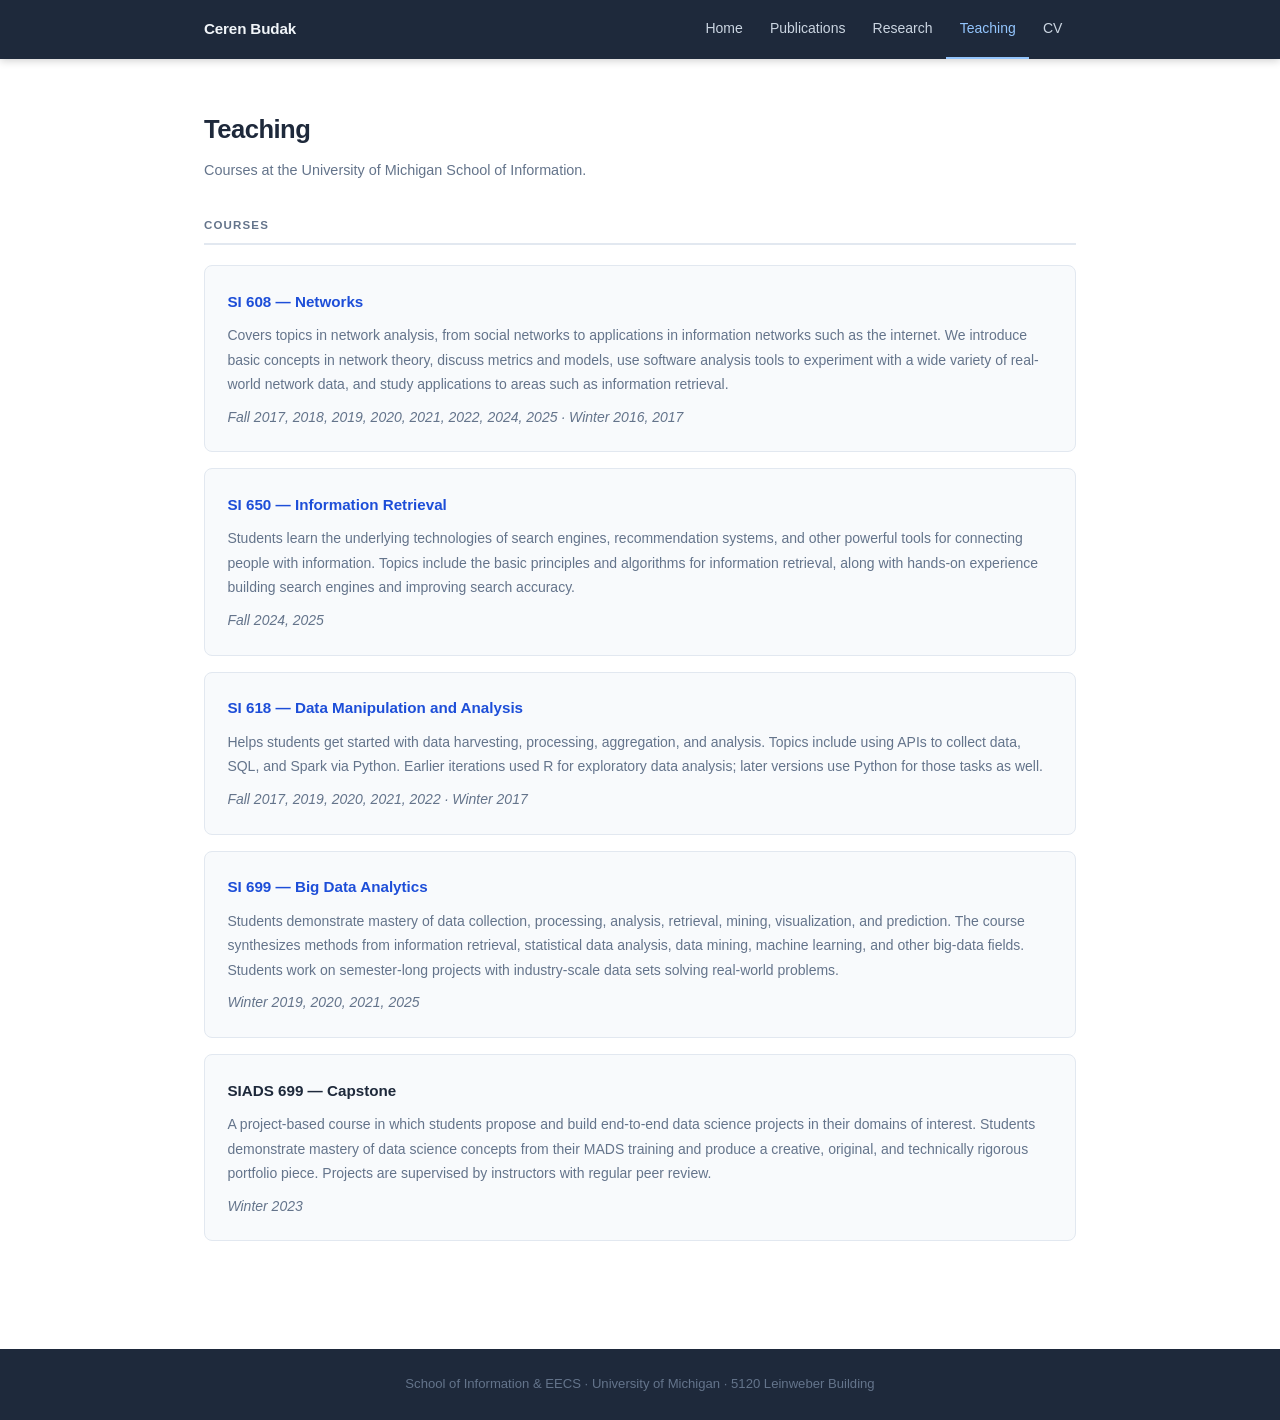
<file: teaching.html>
<!DOCTYPE html>
<html lang="en">
<head>
  <meta charset="UTF-8" />
  <meta name="viewport" content="width=device-width, initial-scale=1.0" />
  <title>Teaching — Ceren Budak</title>
  <link rel="stylesheet" href="style.css" />
</head>
<body>

<nav>
  <div class="nav-inner">
    <a class="nav-name" href="index.html">Ceren Budak</a>
    <ul>
      <li><a href="index.html">Home</a></li>
      <li><a href="publications.html">Publications</a></li>
      <li><a href="research.html">Research</a></li>
      <li class="active"><a href="teaching.html">Teaching</a></li>
      <li><a href="cv.pdf">CV</a></li>
    </ul>
  </div>
</nav>

<main>
  <h1 class="page-title">Teaching</h1>
  <p class="page-subtitle">Courses at the University of Michigan School of Information.</p>

  <section>
    <h2 class="section-heading">Courses</h2>

    <div class="course-card">
      <h3>
        <a href="https://www.si.umich.edu/programs/courses/608" target="_blank" rel="noopener">
          SI 608 — Networks
        </a>
      </h3>
      <p>
        Covers topics in network analysis, from social networks to applications in information
        networks such as the internet. We introduce basic concepts in network theory, discuss
        metrics and models, use software analysis tools to experiment with a wide variety of
        real-world network data, and study applications to areas such as information retrieval.
      </p>
      <p class="course-terms">Fall 2017, 2018, 2019, 2020, 2021, 2022, 2024, 2025 · Winter 2016, 2017</p>
    </div>

    <div class="course-card">
      <h3>
        <a href="https://www.si.umich.edu/programs/courses/650" target="_blank" rel="noopener">
          SI 650 — Information Retrieval
        </a>
      </h3>
      <p>
        Students learn the underlying technologies of search engines, recommendation systems,
        and other powerful tools for connecting people with information. Topics include the basic
        principles and algorithms for information retrieval, along with hands-on experience
        building search engines and improving search accuracy.
      </p>
      <p class="course-terms">Fall 2024, 2025</p>
    </div>

    <div class="course-card">
      <h3>
        <a href="https://www.si.umich.edu/programs/courses/618" target="_blank" rel="noopener">
          SI 618 — Data Manipulation and Analysis
        </a>
      </h3>
      <p>
        Helps students get started with data harvesting, processing, aggregation, and analysis.
        Topics include using APIs to collect data, SQL, and Spark via Python. Earlier iterations
        used R for exploratory data analysis; later versions use Python for those tasks as well.
      </p>
      <p class="course-terms">Fall 2017, 2019, 2020, 2021, 2022 · Winter 2017</p>
    </div>

    <div class="course-card">
      <h3>
        <a href="https://www.si.umich.edu/programs/courses/699" target="_blank" rel="noopener">
          SI 699 — Big Data Analytics
        </a>
      </h3>
      <p>
        Students demonstrate mastery of data collection, processing, analysis, retrieval, mining,
        visualization, and prediction. The course synthesizes methods from information retrieval,
        statistical data analysis, data mining, machine learning, and other big-data fields.
        Students work on semester-long projects with industry-scale data sets solving real-world
        problems.
      </p>
      <p class="course-terms">Winter 2019, 2020, 2021, 2025</p>
    </div>

    <div class="course-card">
      <h3>
        SIADS 699 — Capstone
      </h3>
      <p>
        A project-based course in which students propose and build end-to-end data science
        projects in their domains of interest. Students demonstrate mastery of data science
        concepts from their MADS training and produce a creative, original, and technically
        rigorous portfolio piece. Projects are supervised by instructors with regular peer review.
      </p>
      <p class="course-terms">Winter 2023</p>
    </div>

  </section>

</main>

<footer>
  <p>School of Information &amp; EECS · University of Michigan · 5120 Leinweber Building</p>
</footer>

</body>
</html>
</file>
<file: style.css>
/* Ceren Budak — Personal Academic Website */

:root {
  --bg: #ffffff;
  --bg-secondary: #f8fafc;
  --text: #1e293b;
  --text-muted: #64748b;
  --accent: #1d4ed8;
  --accent-hover: #1e40af;
  --border: #e2e8f0;
  --nav-bg: #1e293b;
  --nav-text: #cbd5e1;
  --nav-active: #93c5fd;
  --max-width: 920px;
}

* { box-sizing: border-box; margin: 0; padding: 0; }

body {
  font-family: -apple-system, BlinkMacSystemFont, 'Segoe UI', Roboto, 'Helvetica Neue', sans-serif;
  font-size: 16px;
  line-height: 1.75;
  color: var(--text);
  background: var(--bg);
}

/* ── NAV ─────────────────────────────────────────── */
nav {
  background: var(--nav-bg);
  position: sticky;
  top: 0;
  z-index: 100;
  box-shadow: 0 2px 8px rgba(0,0,0,0.18);
}

.nav-inner {
  max-width: var(--max-width);
  margin: 0 auto;
  padding: 0 1.5rem;
  display: flex;
  align-items: center;
}

.nav-name {
  color: #f1f5f9;
  font-weight: 600;
  font-size: 0.95rem;
  padding: 1rem 0;
  margin-right: auto;
  text-decoration: none;
  white-space: nowrap;
  letter-spacing: -0.01em;
}

nav ul { list-style: none; display: flex; }

nav ul li a {
  display: block;
  padding: 1rem 0.85rem;
  color: var(--nav-text);
  text-decoration: none;
  font-size: 0.875rem;
  transition: color 0.15s;
  border-bottom: 2px solid transparent;
}

nav ul li a:hover { color: #f1f5f9; }
nav ul li.active a { color: var(--nav-active); border-bottom-color: var(--nav-active); }

/* ── MAIN ────────────────────────────────────────── */
main {
  max-width: var(--max-width);
  margin: 0 auto;
  padding: 3rem 1.5rem 4rem;
}

/* ── HERO ────────────────────────────────────────── */
.hero {
  display: flex;
  gap: 2.5rem;
  align-items: flex-start;
  margin-bottom: 3rem;
}

.hero-photo img {
  width: 185px;
  height: 230px;
  object-fit: cover;
  object-position: top;
  border-radius: 8px;
  box-shadow: 0 4px 20px rgba(0,0,0,0.13);
  flex-shrink: 0;
}

.hero-text h1 {
  font-size: 2rem;
  font-weight: 700;
  color: var(--text);
  letter-spacing: -0.02em;
  margin-bottom: 0.25rem;
}

.hero-text .title {
  color: var(--text-muted);
  font-size: 0.9rem;
  line-height: 1.5;
  margin-bottom: 1.25rem;
}

.hero-text p { margin-bottom: 0.9rem; font-size: 0.95rem; }

.contact-links {
  display: flex;
  flex-wrap: wrap;
  gap: 0.5rem;
  margin-top: 1.25rem;
}

.contact-links a {
  display: inline-flex;
  align-items: center;
  gap: 0.3rem;
  padding: 0.3rem 0.75rem;
  border: 1px solid var(--border);
  border-radius: 20px;
  text-decoration: none;
  font-size: 0.82rem;
  color: var(--text);
  background: var(--bg-secondary);
  transition: border-color 0.15s, color 0.15s, background 0.15s;
}

.contact-links a:hover {
  border-color: var(--accent);
  color: var(--accent);
  background: #eff6ff;
}

/* ── SECTION HEADING ─────────────────────────────── */
.section-heading {
  font-size: 0.72rem;
  font-weight: 700;
  text-transform: uppercase;
  letter-spacing: 0.1em;
  color: var(--text-muted);
  border-bottom: 2px solid var(--border);
  padding-bottom: 0.5rem;
  margin-bottom: 1.25rem;
}

section { margin-bottom: 2.75rem; }

/* ── PROSPECTIVE STUDENTS BOX ───────────────────── */
.info-box {
  background: #eff6ff;
  border: 1px solid #bfdbfe;
  border-radius: 8px;
  padding: 1.2rem 1.4rem;
  font-size: 0.9rem;
}

.info-box a { color: var(--accent); }

/* ── RESEARCH CARDS ──────────────────────────────── */
.research-grid {
  display: grid;
  grid-template-columns: repeat(auto-fill, minmax(400px, 1fr));
  gap: 1rem;
}

.research-card {
  border: 1px solid var(--border);
  border-radius: 8px;
  padding: 1.4rem;
  background: var(--bg-secondary);
  transition: box-shadow 0.2s, border-color 0.2s;
}

.research-card:hover {
  box-shadow: 0 4px 16px rgba(0,0,0,0.07);
  border-color: #bfdbfe;
}

.research-card h3 {
  font-size: 0.95rem;
  font-weight: 600;
  margin-bottom: 0.5rem;
  color: var(--text);
}

.research-card p {
  font-size: 0.875rem;
  color: var(--text-muted);
  line-height: 1.65;
}

.card-papers {
  list-style: none;
  margin-top: 0;
  display: flex;
  flex-direction: column;
  gap: 0.35rem;
}

.card-papers li {
  font-size: 0.78rem;
  line-height: 1.4;
  display: flex;
  align-items: baseline;
  gap: 0.4rem;
}

.card-papers a {
  color: var(--accent);
  text-decoration: none;
  flex: 1;
}

.card-papers a:hover { text-decoration: underline; text-underline-offset: 2px; }

.card-year {
  font-size: 0.7rem;
  font-weight: 600;
  color: var(--text-muted);
  white-space: nowrap;
  flex-shrink: 0;
  margin-left: 0.25rem;
}

.card-papers-header {
  font-size: 0.72rem;
  color: var(--text-muted);
  margin-top: 0.9rem;
  padding-top: 0.75rem;
  border-top: 1px solid var(--border);
  margin-bottom: 0.4rem;
}

.card-papers-header a {
  color: var(--accent);
  text-decoration: none;
}

.card-papers-header a:hover { text-decoration: underline; }

/* ── PUBLICATIONS ────────────────────────────────── */
.pub-controls {
  display: flex;
  gap: 0.75rem;
  align-items: center;
  margin-bottom: 1.5rem;
}

.pub-search {
  flex: 1;
  padding: 0.55rem 1rem;
  border: 1px solid var(--border);
  border-radius: 6px;
  font-size: 0.9rem;
  outline: none;
  transition: border-color 0.15s;
  color: var(--text);
}

.pub-search:focus { border-color: var(--accent); box-shadow: 0 0 0 3px rgba(29,78,216,0.1); }

.pub-count {
  font-size: 0.82rem;
  color: var(--text-muted);
  white-space: nowrap;
}

.pub-list { list-style: none; }

.pub-item {
  padding: 1.1rem 0;
  border-bottom: 1px solid var(--border);
}

.pub-item:last-child { border-bottom: none; }

.pub-title {
  font-size: 0.93rem;
  font-weight: 600;
  line-height: 1.4;
  margin-bottom: 0.25rem;
}

.pub-title a { color: var(--text); text-decoration: none; }
.pub-title a:hover { color: var(--accent); text-decoration: underline; text-underline-offset: 2px; }

.pub-meta {
  font-size: 0.82rem;
  color: var(--text-muted);
  margin-bottom: 0.15rem;
}

.pub-year {
  display: inline-block;
  font-size: 0.75rem;
  font-weight: 700;
  color: var(--accent);
  background: #eff6ff;
  padding: 0.05rem 0.45rem;
  border-radius: 10px;
  margin-right: 0.4rem;
}

.pub-venue { font-style: italic; }

.pub-citations {
  font-size: 0.78rem;
  color: var(--text-muted);
  margin-left: 0.5rem;
}

.pub-abstract-btn {
  font-size: 0.78rem;
  color: var(--accent);
  cursor: pointer;
  background: none;
  border: none;
  padding: 0;
  margin-top: 0.35rem;
  display: block;
  text-underline-offset: 2px;
}
.pub-abstract-btn:hover { text-decoration: underline; }

.pub-abstract {
  font-size: 0.84rem;
  color: var(--text-muted);
  margin-top: 0.5rem;
  padding: 0.7rem 0.9rem;
  background: var(--bg-secondary);
  border-left: 3px solid #bfdbfe;
  border-radius: 0 4px 4px 0;
  line-height: 1.65;
  display: none;
}

.pub-abstract.open { display: block; }

/* Book highlight */
.pub-item.book .pub-title a { color: var(--accent-hover); }
.pub-item.book { background: #fefce8; padding: 1.1rem 0.9rem; border-radius: 6px; border: 1px solid #fef08a; margin-bottom: 0.5rem; }

/* Empty / loading state */
.pub-empty {
  text-align: center;
  padding: 3rem 0;
  color: var(--text-muted);
  font-size: 0.9rem;
}
.pub-empty a { color: var(--accent); }

/* ── STUDENTS ────────────────────────────────────── */
.student-list {
  list-style: none;
  display: flex;
  flex-direction: column;
  gap: 0.45rem;
}

.student-list li {
  font-size: 0.9rem;
  display: flex;
  align-items: baseline;
  gap: 0.6rem;
  flex-wrap: wrap;
}

.student-list a {
  color: var(--accent);
  text-decoration: none;
  font-weight: 500;
}

.student-list a:hover { text-decoration: underline; text-underline-offset: 2px; }

.student-meta {
  font-size: 0.82rem;
  color: var(--text-muted);
}

/* ── TEACHING ────────────────────────────────────── */
.course-card {
  border: 1px solid var(--border);
  border-radius: 8px;
  padding: 1.4rem;
  margin-bottom: 1rem;
  background: var(--bg-secondary);
}

.course-card h3 {
  font-size: 0.95rem;
  font-weight: 600;
  margin-bottom: 0.5rem;
}

.course-card h3 a {
  color: var(--accent);
  text-decoration: none;
}

.course-card h3 a:hover { text-decoration: underline; }
.course-card p { font-size: 0.875rem; color: var(--text-muted); }

.course-terms {
  font-size: 0.78rem;
  color: var(--text-muted);
  margin-top: 0.5rem;
  font-style: italic;
}

/* ── PAGE TITLE ──────────────────────────────────── */
.page-title {
  font-size: 1.6rem;
  font-weight: 700;
  letter-spacing: -0.02em;
  margin-bottom: 0.4rem;
}

.page-subtitle {
  color: var(--text-muted);
  font-size: 0.9rem;
  margin-bottom: 2rem;
}

/* ── FOOTER ──────────────────────────────────────── */
footer {
  background: var(--nav-bg);
  color: #64748b;
  text-align: center;
  padding: 1.5rem;
  font-size: 0.82rem;
}

footer a { color: #93c5fd; text-decoration: none; }
footer a:hover { text-decoration: underline; }

/* ── RESPONSIVE ──────────────────────────────────── */
@media (max-width: 660px) {
  .hero { flex-direction: column; gap: 1.5rem; }
  .hero-photo img { width: 140px; height: 175px; }
  .hero-text h1 { font-size: 1.6rem; }
  .research-grid { grid-template-columns: 1fr; }
  .nav-name { display: none; }
  nav ul li a { padding: 1rem 0.55rem; font-size: 0.8rem; }
  main { padding: 2rem 1rem 3rem; }
}
</file>
